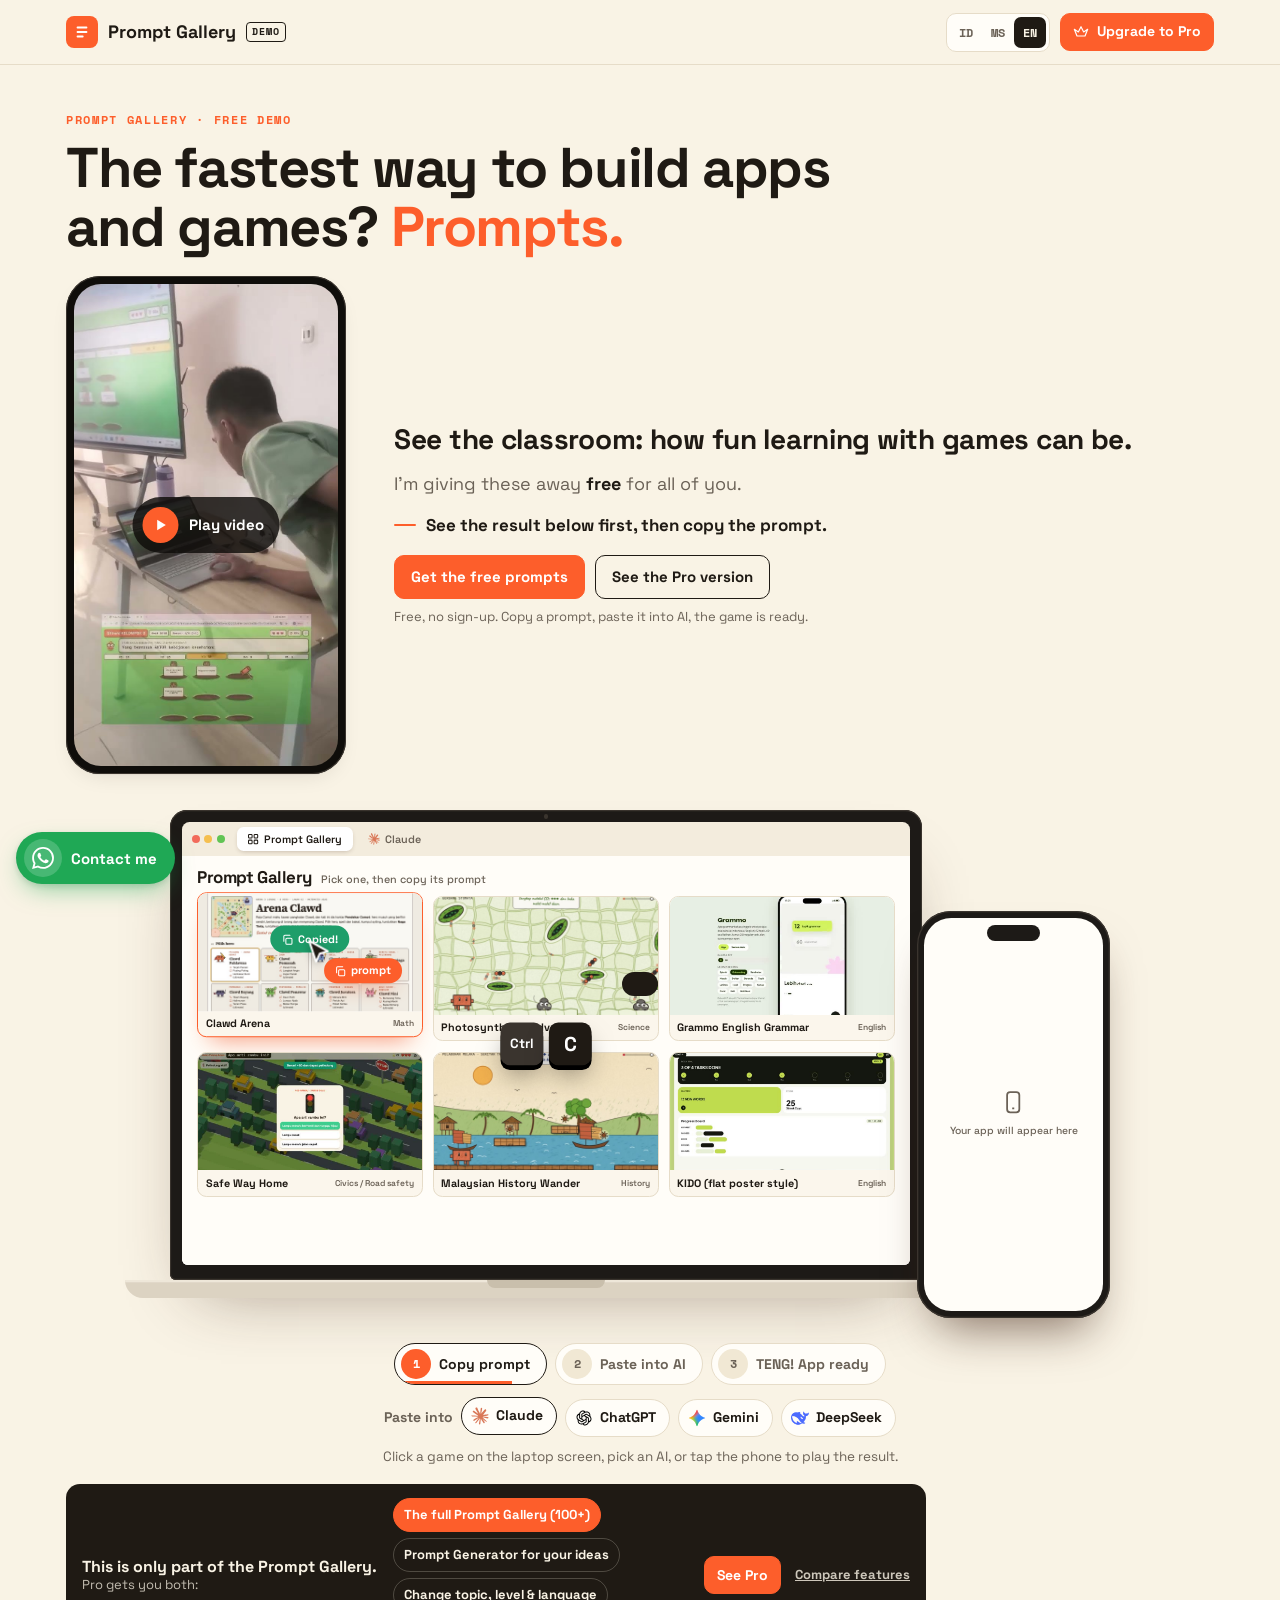
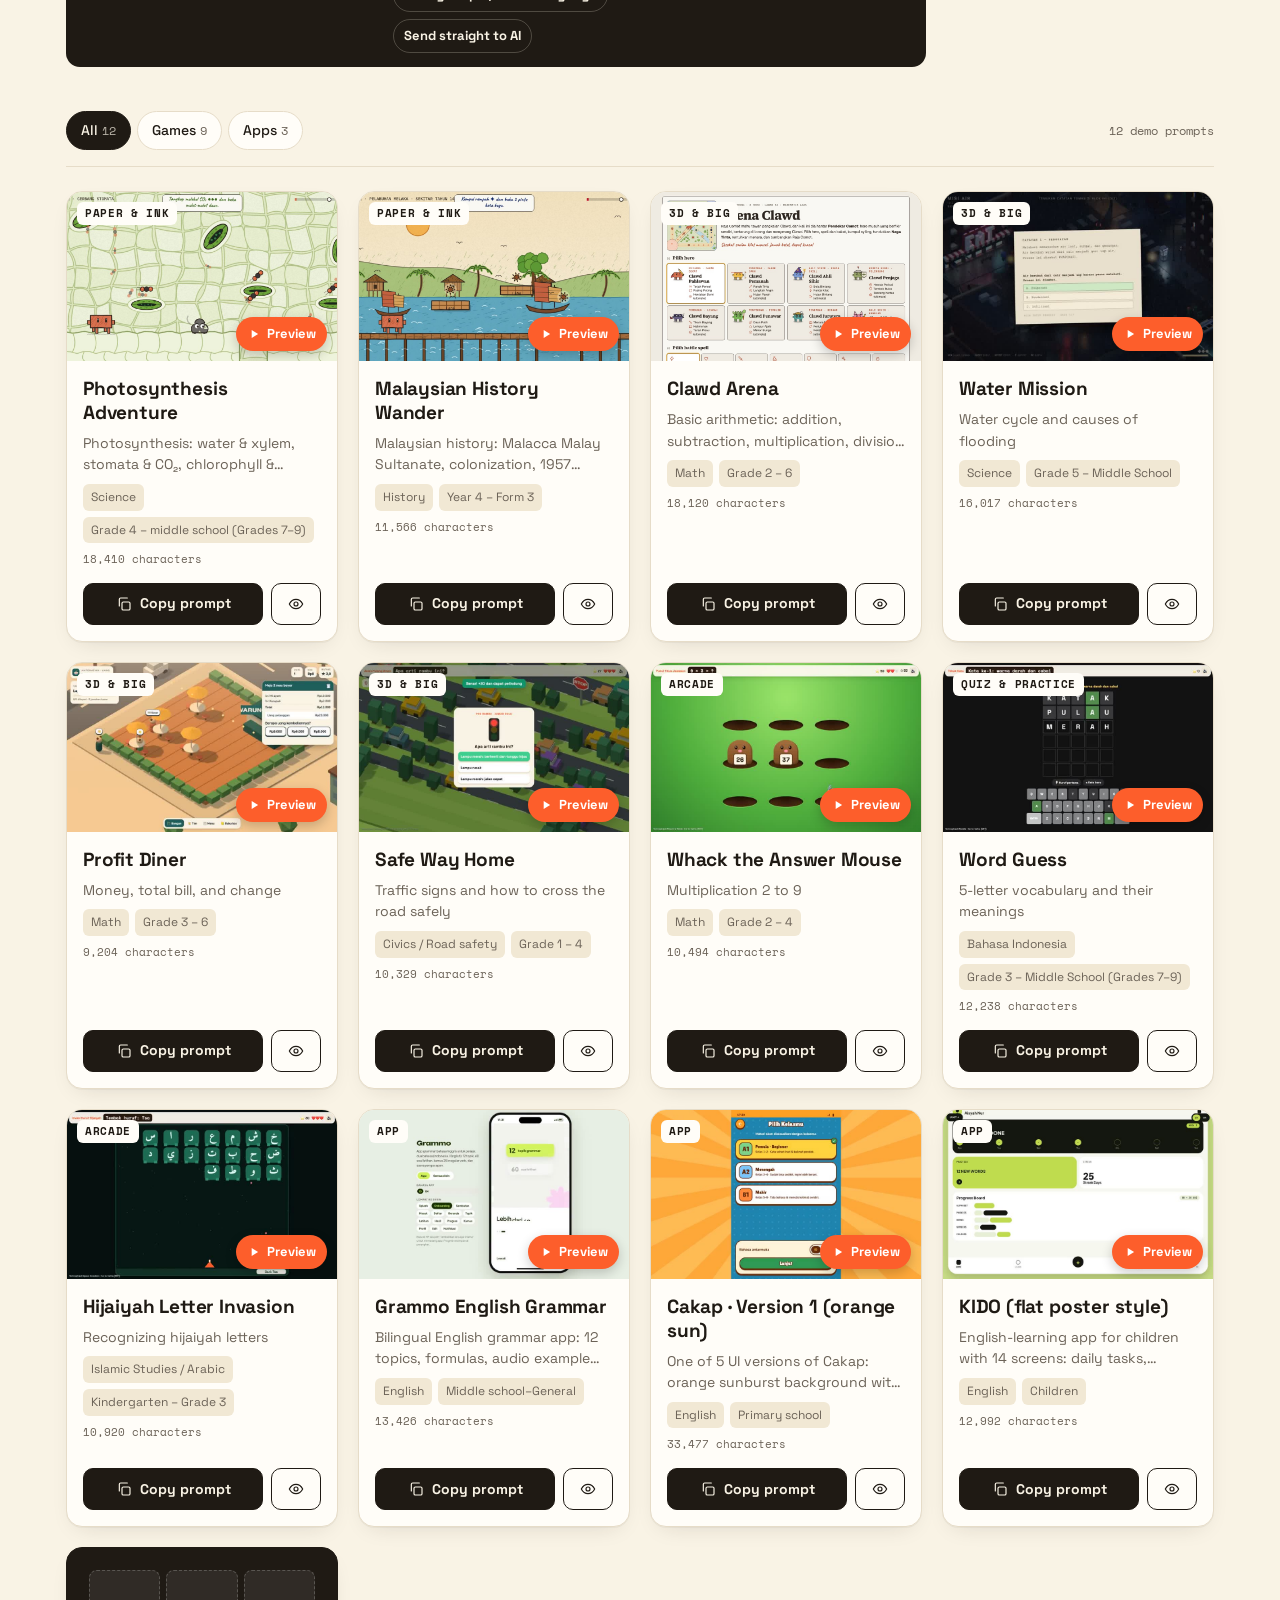
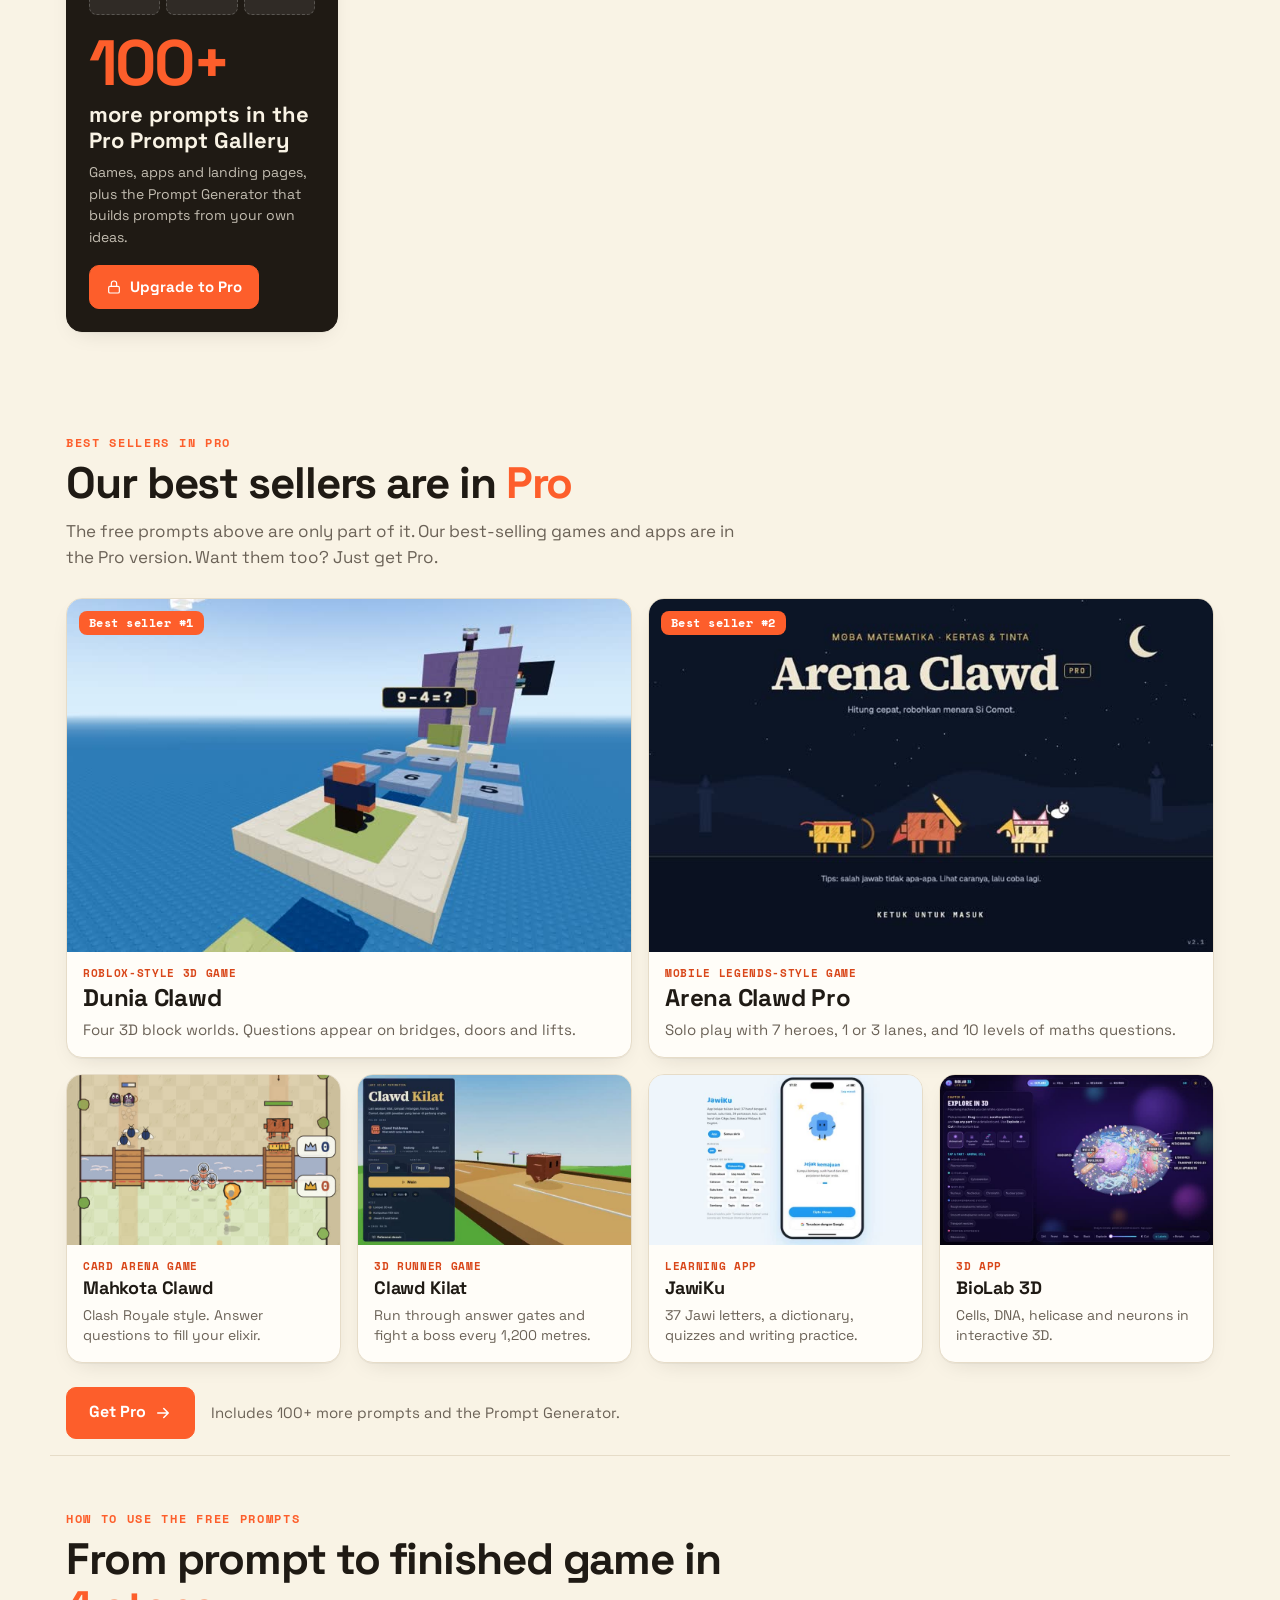
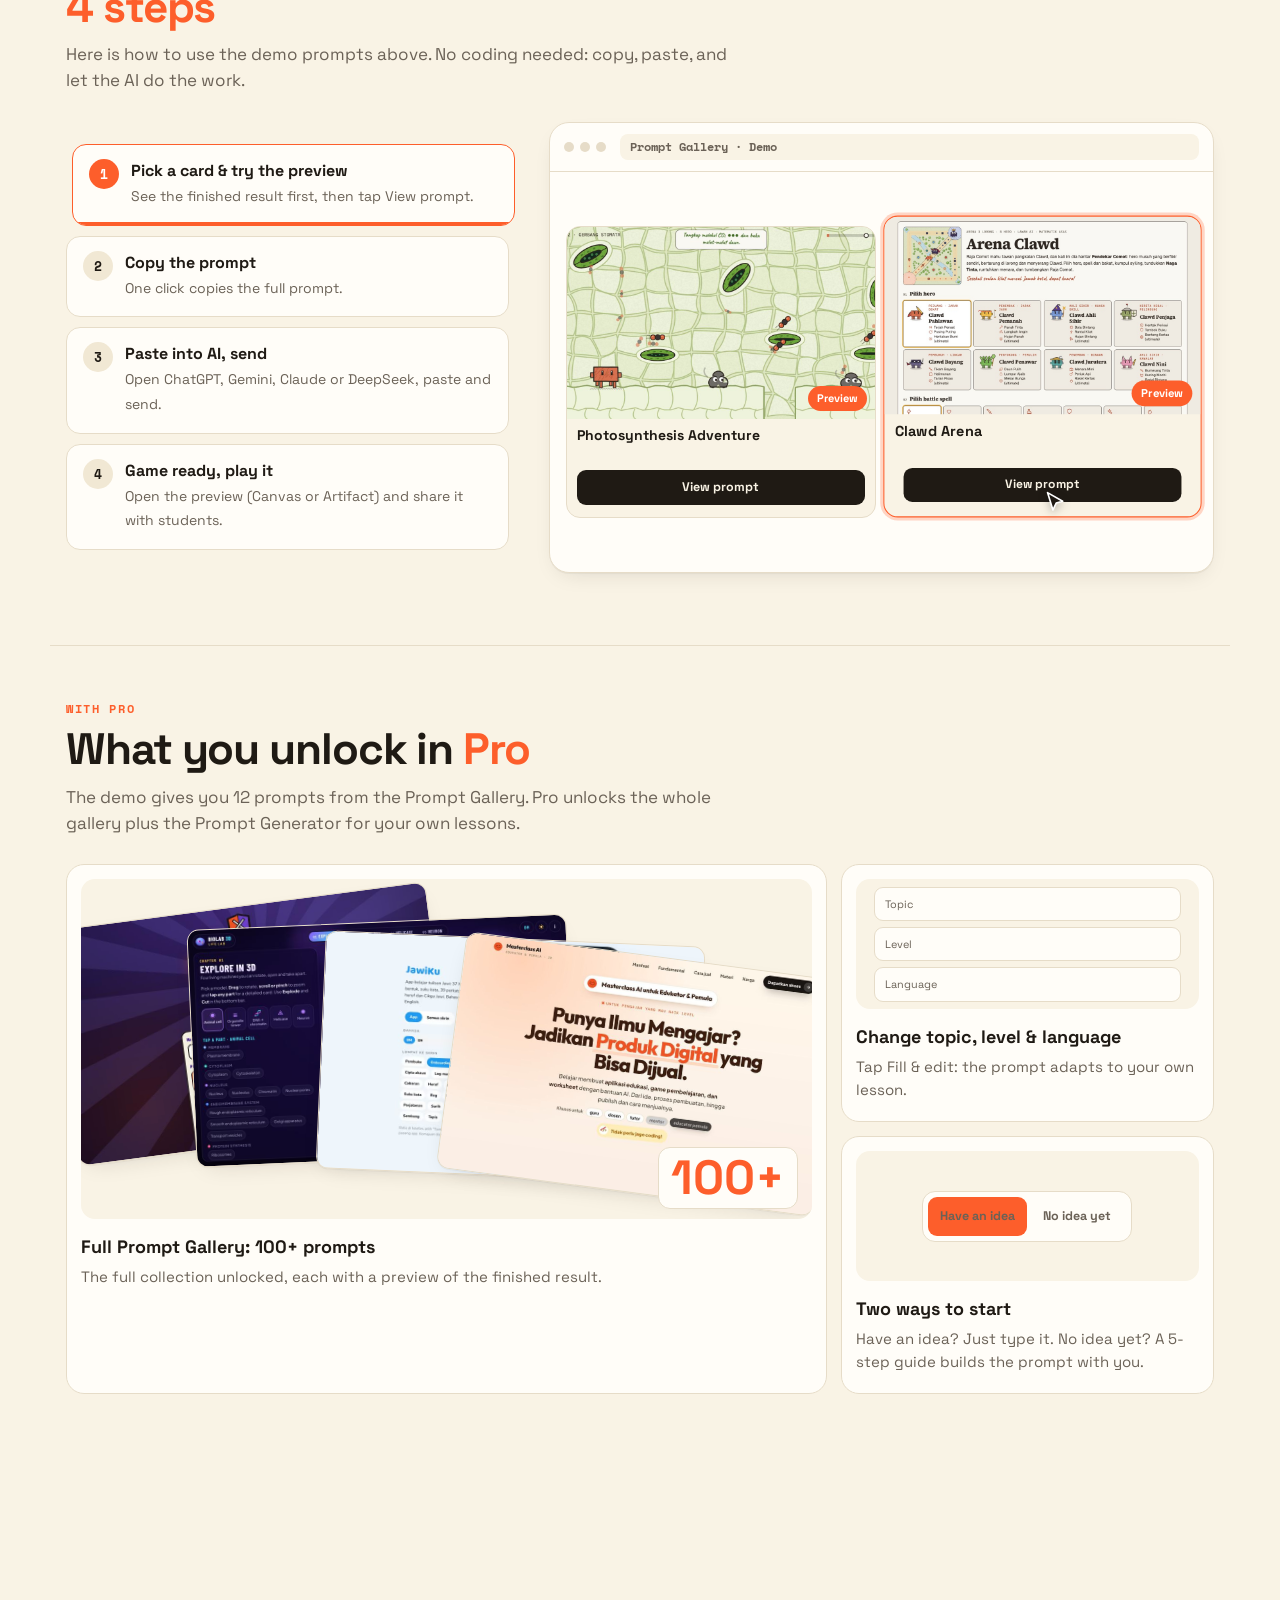
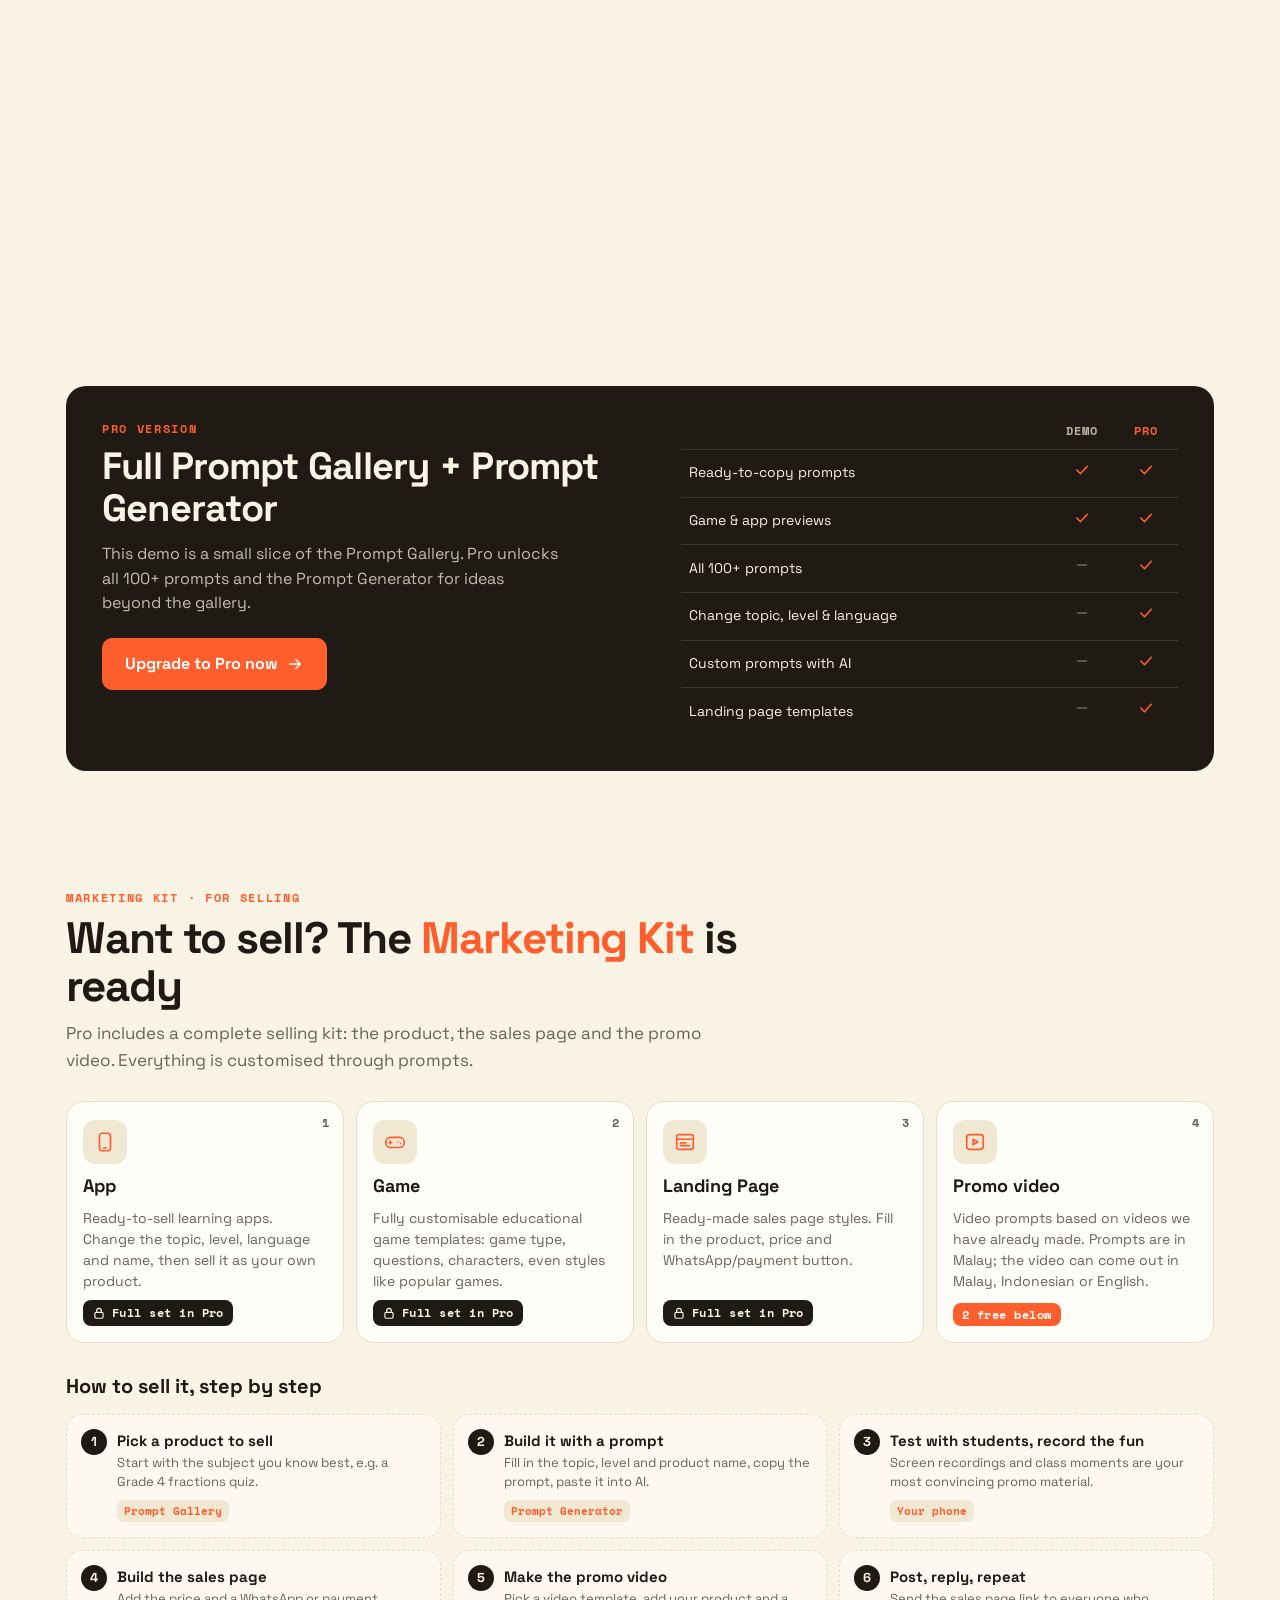
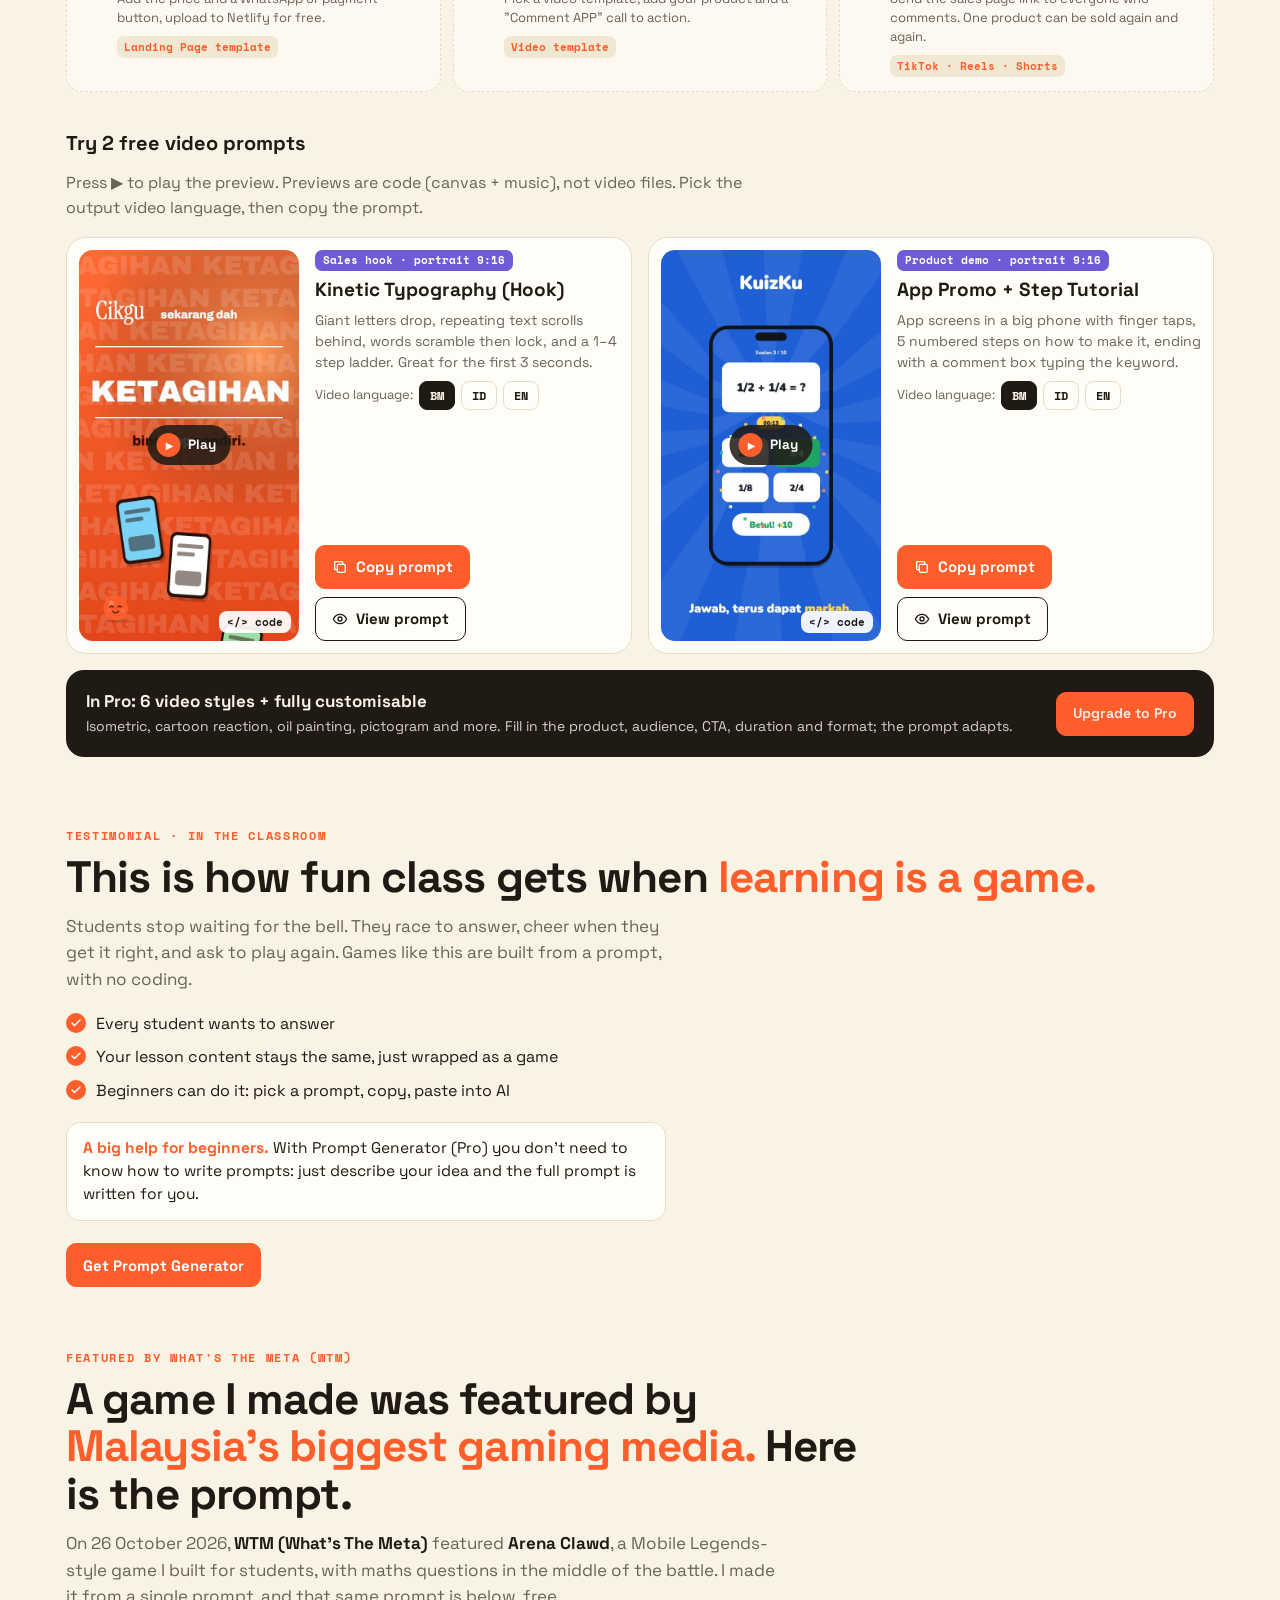
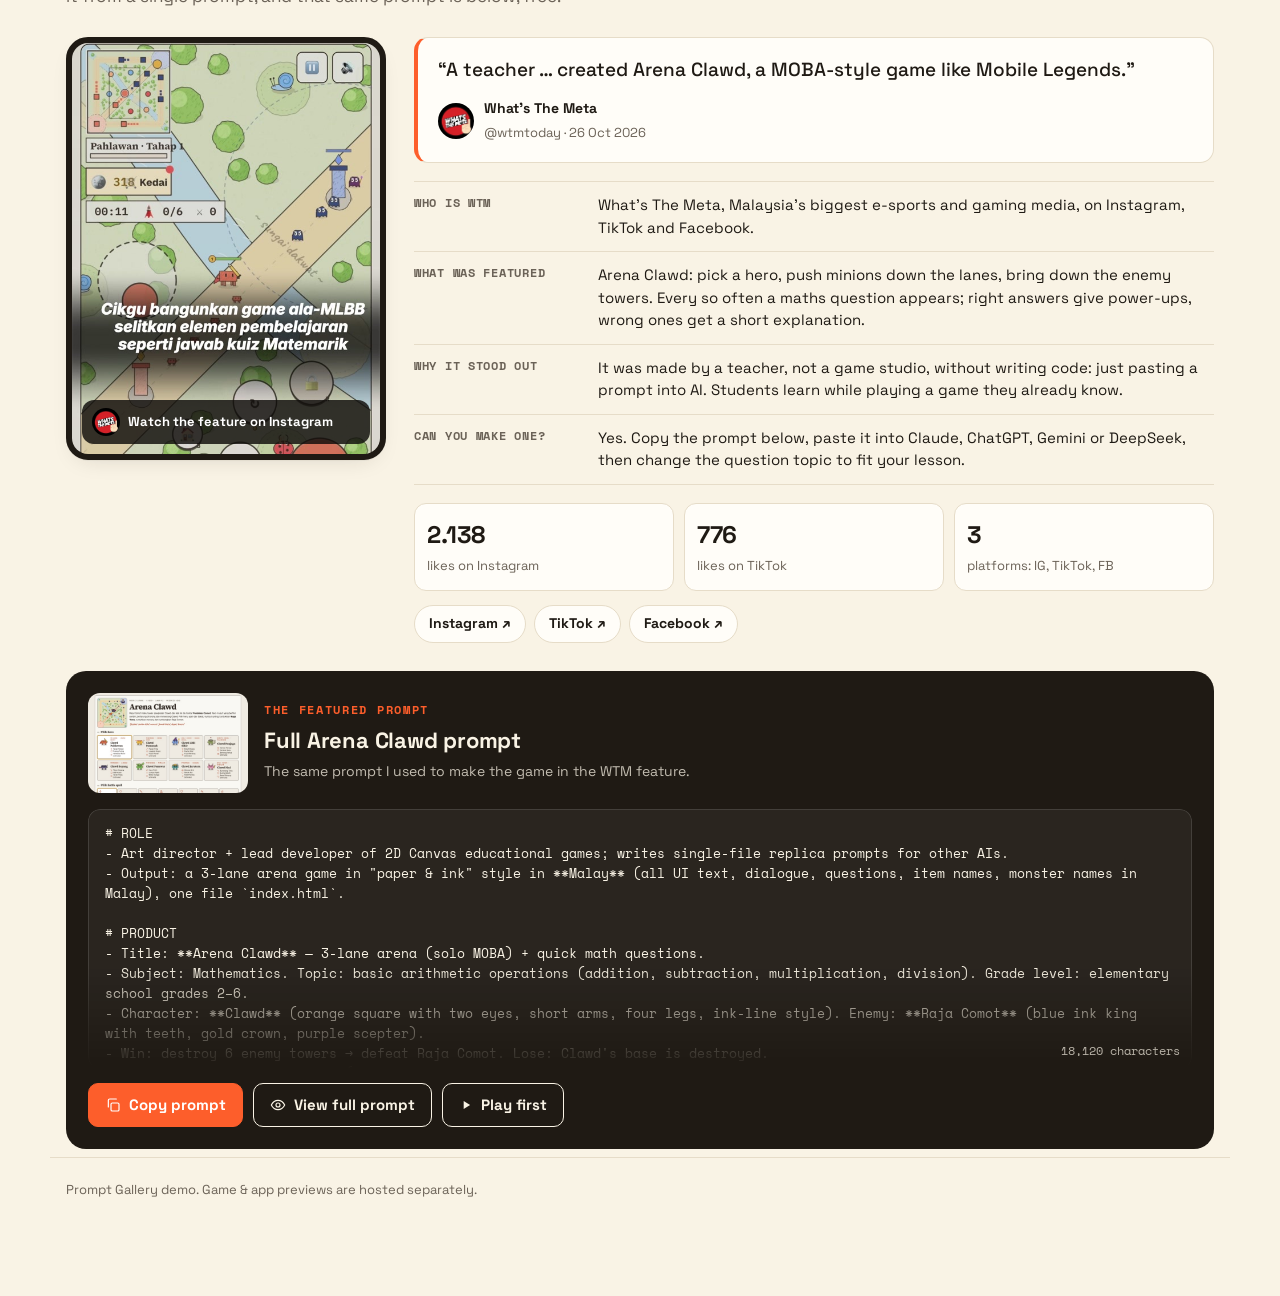
<file: index.html>
<!doctype html>
<html lang="id">
<head>
<meta charset="utf-8">
<meta name="viewport" content="width=device-width,initial-scale=1">
<title>Galeri Prompt Gratis — EduGame Labs</title>
<meta name="description" content="Cara tercepat membuat apps dan game adalah dengan prompt. Galeri prompt gratis dari EduGame Labs: lihat hasilnya, lalu salin prompt-nya.">
<link rel="icon" href="data:image/svg+xml,%3Csvg xmlns='http://www.w3.org/2000/svg' viewBox='0 0 32 32'%3E%3Crect width='32' height='32' rx='8' fill='%23FD5E2B'/%3E%3Cpath d='M10 9h12M10 16h12M10 23h7' stroke='white' stroke-width='3' stroke-linecap='round'/%3E%3C/svg%3E">
<link rel="preconnect" href="https://fonts.googleapis.com">
<link rel="preconnect" href="https://fonts.gstatic.com" crossorigin>
<link href="https://fonts.googleapis.com/css2?family=Space+Grotesk:wght@400;500;700&family=Space+Mono:wght@400;700&display=swap" rel="stylesheet">
<link rel="stylesheet" href="css/app.css">
<link rel="stylesheet" href="css/fitur.css">
<link rel="stylesheet" href="css/liputan.css">
<link rel="stylesheet" href="css/meja.css">
<link rel="stylesheet" href="css/testimoni.css">
<link rel="stylesheet" href="css/kit.css">
<link rel="stylesheet" href="css/terlaris.css">
<script type="text/javascript">
    (function(c,l,a,r,i,t,y){
        c[a]=c[a]||function(){(c[a].q=c[a].q||[]).push(arguments)};
        t=l.createElement(r);t.async=1;t.src="https://www.clarity.ms/tag/"+i;
        y=l.getElementsByTagName(r)[0];y.parentNode.insertBefore(t,y);
    })(window, document, "clarity", "script", "xh6pboeonq");
</script>
</head>
<body>
<header class="top">
  <div class="wrap top-in">
    <a class="brand" href="#"><span class="logo" aria-hidden="true"><svg width="18" height="18" viewBox="0 0 24 24" fill="none" stroke="currentColor" stroke-width="2.4" stroke-linecap="round"><path d="M6 6h12M6 12h12M6 18h7"/></svg></span><b data-t="brand"></b><span class="demo-badge">DEMO</span></a>
    <div class="top-r">
      <div class="lang" role="group" aria-label="Bahasa / Language">
        <button data-lg="id">ID</button><button data-lg="ms">MS</button><button data-lg="en">EN</button>
      </div>
      <a class="btn pro sm pro-link" target="_blank" rel="noopener"><svg width="16" height="16" viewBox="0 0 24 24" fill="none" stroke="currentColor" stroke-width="1.75" stroke-linecap="round" stroke-linejoin="round" aria-hidden="true"><path d="m2 8 4 10h12l4-10-6 4-4-8-4 8z"/></svg><span data-t="upgrade"></span></a>
    </div>
  </div>
</header>

<main>
  <section class="hero wrap">
    <div class="eyebrow" data-t="eyebrow"></div>
    <h1 data-t="h1"></h1>
    <!-- video testimoni tepat di bawah judul utama (js/testimoni.js) -->
    <div class="hero-vid">
      <div class="testi-hp">
      <button type="button" class="testi-layar" id="testiPutar" data-yt="ySk5FHJWbCA">
        <img src="img/testimoni/keseruan-kelas.jpg" alt="" fetchpriority="high" width="720" height="1280">
        <span class="testi-play"><svg viewBox="0 0 24 24" aria-hidden="true"><path d="M7 4v16l13-8z" fill="currentColor"/></svg><span data-t="tsTonton"></span></span>
      </button>
      </div>
      <div class="hero-vid-teks">
        <p class="hero-vid-cap" data-t="tsCap"></p>
        <p class="lead" data-t="lead"></p>
        <p class="hero-arah" data-t="arah"></p>
        <div class="hv-cta"><a class="btn pro" href="#galeri" data-ev="hero_ambil_percuma"><span data-t="hvA"></span></a><a class="btn line pro-link" target="_blank" rel="noopener" data-ev="hero_pro"><span data-t="hvB"></span></a></div>
        <p class="hv-kecil" data-t="hvK"></p>
      </div>
    </div>
    <!-- meja kerja laptop + HP interaktif (js/meja.js, css/meja.css) -->
    <div class="meja" id="meja">
      <div class="lap">
        <div class="lap-layar">
          <div class="lap-bar"><i></i><i></i><i></i>
            <span class="lap-tab on" id="tabGal"><svg viewBox="0 0 24 24" fill="none" stroke="currentColor" stroke-width="2" aria-hidden="true"><rect x="3" y="3" width="7" height="7" rx="1.5"/><rect x="14" y="3" width="7" height="7" rx="1.5"/><rect x="3" y="14" width="7" height="7" rx="1.5"/><rect x="14" y="14" width="7" height="7" rx="1.5"/></svg><span data-t="mjGaleri"></span></span>
            <span class="lap-tab" id="tabAi"><img id="lapAiLogo" src="img/ai/claude.svg" alt=""><span id="lapAiNama">Claude</span></span>
          </div>
          <div class="lap-isi">
            <div class="lyr-gal" id="lyrGal">
              <div class="gal-kepala"><b data-t="mjGaleri"></b><span data-t="mjPilih"></span></div>
              <div class="gal-grid" id="galGrid"></div>
            </div>
            <div class="lyr-ai" id="lyrAi">
              <div class="ai-chat" id="aiChat"></div>
              <div class="ai-input" id="aiInput"><span id="aiPh"></span><button type="button" class="ai-kirim" id="aiKirim" tabindex="-1" aria-hidden="true"><svg viewBox="0 0 24 24" fill="none" stroke="currentColor" stroke-width="2.2" stroke-linecap="round" stroke-linejoin="round"><path d="M5 12h14M13 6l6 6-6 6"/></svg></button></div>
            </div>
            <div class="pintas" id="pintas"><b class="mod">Ctrl</b><b id="pintasK">C</b></div>
          </div>
        </div>
        <div class="lap-alas"><i></i></div>
      </div>
      <a class="hpx" id="hpx" target="_blank" rel="noopener">
        <span class="hpx-layar">
          <span class="hpx-poni"></span>
          <span class="hpx-kosong"><svg viewBox="0 0 24 24" fill="none" stroke="currentColor" stroke-width="1.75" aria-hidden="true"><rect x="6" y="2" width="12" height="20" rx="3"/><path d="M11 18h2"/></svg><span data-t="mjKosong"></span></span>
          <span class="hpx-app" id="hpxApp"></span>
          <span class="hpx-teng" id="hpxTeng"><b>TENG!</b><span class="cetar"><i></i><i></i><i></i><i></i><i></i><i></i><i></i><i></i></span></span>
          <span class="hpx-toast" id="hpxToast"><svg viewBox="0 0 24 24" fill="none" stroke="currentColor" stroke-width="2.4" stroke-linecap="round" stroke-linejoin="round"><path d="M20 6 9 17l-5-5"/></svg><span data-t="mjJadi"></span></span>
        </span>
      </a>
      <span class="m-bawa" id="mBawa"><svg viewBox="0 0 24 24" fill="none" stroke="currentColor" stroke-width="2" stroke-linecap="round" stroke-linejoin="round"><rect x="9" y="9" width="12" height="12" rx="2"/><path d="M5 15V5a2 2 0 0 1 2-2h10"/></svg>prompt</span>
      <div class="m-kursor" id="mKursor"><span class="riak"></span><svg viewBox="0 0 24 24"><path d="M4 2l16 9-7 2-3 7z" fill="#1F1A14" stroke="#fff" stroke-width="1.6" stroke-linejoin="round"/></svg></div>
    </div>
    <div class="meja-kontrol" id="mejaKontrol">
      <button type="button" data-t0="0.4"><span>1</span><em data-t="mj1"></em><i></i></button>
      <button type="button" data-t0="2.3"><span>2</span><em data-t="mj2"></em><i></i></button>
      <button type="button" data-t0="5.9"><span>3</span><em data-t="mj3"></em><i></i></button>
    </div>
    <div class="meja-ai" id="mejaAi"><span data-t="mjTempel"></span></div>
    <p class="meja-hint" data-t="mjHint"></p>
    <!-- ringkas Pro di hook: singkat, detail ada di #pro -->
    <div class="hero-pro">
      <div class="hp-teks"><b data-t="hpH"></b><span data-t="hpP"></span></div>
      <ul class="hp-chip"><li data-t="hp1"></li><li data-t="hp2"></li><li data-t="hp3"></li><li data-t="hp4"></li></ul>
      <div class="hp-aksi"><a class="btn pro sm pro-link" target="_blank" rel="noopener"><span data-t="hpBtn"></span></a><a class="hp-lihat" href="#pro" data-t="hpLihat"></a></div>
    </div>
  </section>


  <section class="wrap" id="galeri">
    <div class="bar">
      <div class="tabs" id="tabs" role="group"></div>
      <span class="count" id="count"></span>
    </div>
    <div class="grid" id="grid"></div>
    <button type="button" class="btn line lebih-btn" id="galMore" data-ev="galeri_lihat_semua"></button>
  </section>

  <!-- ============ BEST SELLER DI PRO: mengarahkan ke halaman Pro (css/terlaris.css) ============ -->
  <section class="wrap terlaris" id="terlaris">
    <div class="sec-h naik">
      <div class="eyebrow" data-t="tlEyebrow"></div>
      <h2 data-t="tlH"></h2>
      <p data-t="tlP"></p>
    </div>
    <div class="naik">
      <div class="tl-utama">
        <a class="tl-kartu pro-link" target="_blank" rel="noopener" data-ev="terlaris_dunia_clawd">
          <span class="tl-img"><img src="img/terlaris/dunia-clawd.jpg" alt="" loading="lazy" width="720" height="450"><span class="tl-rank" data-t="tlR1"></span></span>
          <span class="tl-isi"><span class="tl-gaya" data-t="tl_dunia_clawd_g"></span><b data-t="tl_dunia_clawd_n"></b><p data-t="tl_dunia_clawd_d"></p></span>
        </a>
        <a class="tl-kartu pro-link" target="_blank" rel="noopener" data-ev="terlaris_arena_clawd_pro">
          <span class="tl-img"><img src="img/terlaris/arena-clawd-pro.jpg" alt="" loading="lazy" width="720" height="450"><span class="tl-rank" data-t="tlR2"></span></span>
          <span class="tl-isi"><span class="tl-gaya" data-t="tl_arena_clawd_pro_g"></span><b data-t="tl_arena_clawd_pro_n"></b><p data-t="tl_arena_clawd_pro_d"></p></span>
        </a>
      </div>
      <div class="tl-lain">
        <a class="tl-kartu pro-link" target="_blank" rel="noopener" data-ev="terlaris_mahkota_clawd">
          <span class="tl-img"><img src="img/terlaris/mahkota-clawd.jpg" alt="" loading="lazy" width="720" height="450"></span>
          <span class="tl-isi"><span class="tl-gaya" data-t="tl_mahkota_clawd_g"></span><b data-t="tl_mahkota_clawd_n"></b><p data-t="tl_mahkota_clawd_d"></p></span>
        </a>
        <a class="tl-kartu pro-link" target="_blank" rel="noopener" data-ev="terlaris_clawd_kilat">
          <span class="tl-img"><img src="img/terlaris/clawd-kilat.jpg" alt="" loading="lazy" width="720" height="450" class="kanan"></span>
          <span class="tl-isi"><span class="tl-gaya" data-t="tl_clawd_kilat_g"></span><b data-t="tl_clawd_kilat_n"></b><p data-t="tl_clawd_kilat_d"></p></span>
        </a>
        <a class="tl-kartu pro-link" target="_blank" rel="noopener" data-ev="terlaris_jawiku">
          <span class="tl-img"><img src="img/terlaris/jawiku.jpg" alt="" loading="lazy" width="720" height="450" class="kanan"></span>
          <span class="tl-isi"><span class="tl-gaya" data-t="tl_jawiku_g"></span><b data-t="tl_jawiku_n"></b><p data-t="tl_jawiku_d"></p></span>
        </a>
        <a class="tl-kartu pro-link" target="_blank" rel="noopener" data-ev="terlaris_biolab">
          <span class="tl-img"><img src="img/terlaris/biolab.jpg" alt="" loading="lazy" width="720" height="450" class="kanan"></span>
          <span class="tl-isi"><span class="tl-gaya" data-t="tl_biolab_g"></span><b data-t="tl_biolab_n"></b><p data-t="tl_biolab_d"></p></span>
        </a>
      </div>
      <div class="tl-aksi">
        <a class="btn pro lg pro-link" target="_blank" rel="noopener" data-ev="terlaris_akses_pro"><span data-t="tlBtn"></span><svg width="18" height="18" viewBox="0 0 24 24" fill="none" stroke="currentColor" stroke-width="2" stroke-linecap="round" stroke-linejoin="round" aria-hidden="true"><path d="M5 12h14M13 6l6 6-6 6"/></svg></a>
        <p data-t="tlK"></p>
      </div>
    </div>
  </section>

  <!-- ============ CARA PAKAI PROMPT GRATIS (animasi, js/demo.js) ============ -->
  <section class="wrap cara" id="cara">
    <div class="sec-h naik">
      <div class="eyebrow" data-t="caraEyebrow"></div>
      <h2 data-t="caraH"></h2>
      <p data-t="caraP"></p>
    </div>
    <div class="cara-in">
      <ol class="cara-langkah naik" id="caraLangkah">
        <li data-s="1"><span>1</span><div><b data-t="c1"></b><small data-t="c1d"></small></div><i class="pb"></i></li>
        <li data-s="2"><span>2</span><div><b data-t="c2"></b><small data-t="c2d"></small></div><i class="pb"></i></li>
        <li data-s="3"><span>3</span><div><b data-t="c3"></b><small data-t="c3d"></small></div><i class="pb"></i></li>
        <li data-s="4"><span>4</span><div><b data-t="c4"></b><small data-t="c4d"></small></div><i class="pb"></i></li>
      </ol>

      <div class="demo naik" id="demo" data-step="0" role="img">
        <div class="demo-bar"><i></i><i></i><i></i><b id="demoBar"></b></div>
        <div class="demo-isi">
          <!-- 1: kartu galeri -->
          <div class="layar l1">
            <div class="dk"><div class="dk-img"><img id="dImg1" alt=""><span class="dk-pv" data-t="preview"></span></div><b id="dNama1"></b><span class="dk-btn" data-t="view"></span></div>
            <div class="dk pilih"><div class="dk-img"><img id="dImg2" alt=""><span class="dk-pv" data-t="preview"></span></div><b id="dNama2"></b><span class="dk-btn salin-k" data-t="view"></span></div>
          </div>
          <!-- 2: jendela prompt -->
          <div class="layar l2">
            <p class="d-lbl" id="dNamaP"></p>
            <pre id="dPrompt"></pre>
            <div class="d-aksi"><span class="d-salin"><span data-t="copy"></span></span><span class="d-ai">ChatGPT</span><span class="d-ai">Gemini</span><span class="d-ai">Claude</span></div>
          </div>
          <!-- 3: AI -->
          <div class="layar l3">
            <div class="ai-top"><b>ChatGPT</b><span class="ai-dot"></span></div>
            <div class="ai-pesan"><pre id="dTempel"></pre></div>
            <div class="ai-ketik"><i></i><i></i><i></i></div>
            <div class="ai-input"><span data-t="pasteHint"></span><b class="ai-kirim"><svg width="16" height="16" viewBox="0 0 24 24" fill="none" stroke="currentColor" stroke-width="2" stroke-linecap="round" stroke-linejoin="round"><path d="M12 19V5M5 12l7-7 7 7"/></svg></b></div>
          </div>
          <!-- 4: hasil jadi -->
          <div class="layar l4">
            <div class="jadi-img"><img id="dImgJadi" alt=""><span class="jadi-play"><svg width="22" height="22" viewBox="0 0 24 24"><path d="M8 5.5v13l11-6.5z" fill="currentColor"/></svg></span></div>
            <p class="jadi-t"><svg width="18" height="18" viewBox="0 0 24 24" fill="none" stroke="currentColor" stroke-width="2.2" stroke-linecap="round" stroke-linejoin="round"><path d="M5 12.5l4.5 4.5L19 7.5"/></svg><span data-t="jadi"></span></p>
          </div>
          <span class="kursor" aria-hidden="true"><svg viewBox="0 0 24 24"><path d="M5 3l14 8-6 1.6L10 19z" fill="#1F1A14" stroke="#fff" stroke-width="1.5" stroke-linejoin="round"/></svg></span>
          <span class="d-toast" data-t="copied"></span>
        </div>
      </div>
    </div>
  </section>

  <section class="wrap pro-fitur" id="pro">
    <div class="sec-h naik">
      <div class="eyebrow" data-t="pfEyebrow"></div>
      <h2 data-t="pfH"></h2>
      <p data-t="pfP"></p>
    </div>
    <div class="pf-grid">
      <article class="pf naik pf-besar">
        <div class="pf-vis v-kipas">
          <span style="--i:0"><img src="img/pro/finalboss.jpg" alt=""></span>
          <span style="--i:1"><img src="img/pro/biolab.jpg" alt=""></span>
          <span style="--i:2"><img src="img/pro/jawiku.jpg" alt=""></span>
          <span style="--i:3"><img src="img/pro/lpindo.jpg" alt=""></span>
          <b class="v-angka">100+</b>
        </div>
        <h3 data-t="pf1"></h3><p data-t="pf1d"></p>
      </article>

      <article class="pf naik">
        <div class="pf-vis v-form">
          <div class="vf"><small data-t="vfTopik"></small><b data-t="vfTopikV"></b></div>
          <div class="vf"><small data-t="vfJenjang"></small><b data-t="vfJenjangV"></b></div>
          <div class="vf"><small data-t="vfBahasa"></small><b data-t="vfBahasaV"></b></div>
        </div>
        <h3 data-t="pf2"></h3><p data-t="pf2d"></p>
      </article>

      <article class="pf naik">
        <div class="pf-vis"><div class="v-mode"><span class="sl"></span><span class="m" data-t="vm1"></span><span class="m" data-t="vm2"></span></div></div>
        <h3 data-t="pf3"></h3><p data-t="pf3d"></p>
      </article>

      <article class="pf naik">
        <div class="pf-vis v-custom"><span class="vc-ide" data-t="vcIde"></span><span class="bk"></span><span class="bk"></span><span class="bk pendek"></span><svg class="vc-bintang" width="28" height="28" viewBox="0 0 24 24" fill="none" stroke="currentColor" stroke-width="1.75" stroke-linejoin="round"><path d="M12 3l1.8 5.2L19 10l-5.2 1.8L12 17l-1.8-5.2L5 10l5.2-1.8z"/></svg></div>
        <h3 data-t="pf4"></h3><p data-t="pf4d"></p>
      </article>

      <article class="pf naik">
        <div class="pf-vis v-ai"><span>ChatGPT</span><span>Claude</span><span>Gemini</span><span>DeepSeek</span></div>
        <h3 data-t="pf5"></h3><p data-t="pf5d"></p>
      </article>

      <article class="pf naik">
        <div class="pf-vis v-lp"><div class="lp-win"><i class="lp-h"></i><i class="lp-a"></i><i class="lp-b"></i><span class="lp-k"><i></i><i></i><i></i></span></div></div>
        <h3 data-t="pf6"></h3><p data-t="pf6d"></p>
      </article>

      <article class="pf naik">
        <div class="pf-vis v-riwayat"><span></span><span></span><span></span></div>
        <h3 data-t="pf7"></h3><p data-t="pf7d"></p>
      </article>

      <article class="pf naik">
        <div class="pf-vis v-play" style="background-image:url(img/arena-clawd.jpg)"><span class="putar"><svg width="24" height="24" viewBox="0 0 24 24"><path d="M8 5.5v13l11-6.5z" fill="currentColor"/></svg></span></div>
        <h3 data-t="pf8"></h3><p data-t="pf8d"></p>
      </article>

      <article class="pf naik">
        <div class="pf-vis v-panduan"><span class="lj"></span><span class="lj"></span><span class="lj"></span><span class="lj"></span></div>
        <h3 data-t="pf9"></h3><p data-t="pf9d"></p>
      </article>
    </div>
  </section>

  <section class="wrap">
    <div class="probox naik">
      <div class="pro-l">
        <div class="eyebrow light" data-t="proEyebrow"></div>
        <h2 data-t="proH"></h2>
        <p data-t="proP"></p>
        <a class="btn pro lg pro-link" target="_blank" rel="noopener"><span data-t="upgradeLong"></span><svg width="18" height="18" viewBox="0 0 24 24" fill="none" stroke="currentColor" stroke-width="2" stroke-linecap="round" stroke-linejoin="round" aria-hidden="true"><path d="M5 12h14M13 6l6 6-6 6"/></svg></a>
      </div>
      <table class="cmp">
        <thead><tr><th></th><th>Demo</th><th>Pro</th></tr></thead>
        <tbody id="cmp"></tbody>
      </table>
    </div>
  </section>

  <!-- ============ MARKETING KIT: kit jualan Pro + 2 prompt video percuma (js/kit.js, css/kit.css) ============ -->
  <section class="wrap kit" id="kit">
    <div class="sec-h naik">
      <div class="eyebrow" data-t="kEyebrow"></div>
      <h2 data-t="kH"></h2>
      <p data-t="kP"></p>
    </div>
    <div class="kit-parts" id="kitParts"></div>
    <div class="kit-flow-w">
      <h3 data-t="kFlowH"></h3>
      <ol class="kit-flow" id="kitFlow"></ol>
    </div>
    <div class="kit-vid-h">
      <h3 data-t="kvH"></h3>
      <p data-t="kvP"></p>
    </div>
    <div class="kit-vids" id="kitVids"></div>
    <div class="kit-pro">
      <div><b data-t="kProH"></b><span data-t="kProP"></span></div>
      <a class="btn pro pro-link" target="_blank" rel="noopener"><span data-t="upgrade"></span></a>
    </div>
  </section>

  <!-- ============ FITUR PRO ============ -->
  <!-- ============ TESTIMONI VIDEO: keseruan kelas (YouTube Shorts) ============ -->
  <section class="wrap testi" id="testimoni">
    <div class="testi-teks">
      <div class="eyebrow" data-t="tsAlis"></div>
      <h2 data-t="tsH"></h2>
      <p class="testi-p" data-t="tsP"></p>
      <ul class="testi-poin"><li data-t="ts1"></li><li data-t="ts2"></li><li data-t="ts3"></li></ul>
      <p class="testi-catat" data-t="tsCatat"></p>
      <a class="btn pro pro-link" target="_blank" rel="noopener"><span data-t="tsBtn"></span></a>
    </div>
  </section>




  <!-- ============ LIPUTAN WTM + prompt Arena Clawd (js/liputan.js) ============ -->
  <section class="wrap wtm" id="wtm">
    <div class="wtm-kepala">
      <div class="eyebrow" data-t="wEyebrow"></div>
      <h2 data-t="wH"></h2>
      <p class="wtm-lead" data-t="wLead"></p>
    </div>
    <div class="wtm-grid">
      <a class="wtm-hp" href="https://www.instagram.com/p/De89Ivniayu/" target="_blank" rel="noopener">
        <img src="img/wtm/liputan-arena-clawd.jpg" alt="" width="540" height="720" loading="lazy" id="wtmImg">
        <span class="wtm-cap"><img src="img/wtm/wtm-logo.jpg" alt="" width="28" height="28"><b data-t="wTonton"></b></span>
      </a>
      <div class="wtm-isi">
        <blockquote class="wtm-kutip"><p data-t="wKutip"></p><footer><img src="img/wtm/wtm-logo.jpg" alt="What's The Meta" width="36" height="36"><span><b>What's The Meta</b><small data-t="wTgl"></small></span></footer></blockquote>
        <dl class="wtm-rinci">
          <div><dt data-t="wQ1"></dt><dd data-t="wA1"></dd></div>
          <div><dt data-t="wQ2"></dt><dd data-t="wA2"></dd></div>
          <div><dt data-t="wQ3"></dt><dd data-t="wA3"></dd></div>
          <div><dt data-t="wQ4"></dt><dd data-t="wA4"></dd></div>
        </dl>
        <div class="wtm-angka">
          <div><b>2.138</b><span data-t="wSukaIG"></span></div>
          <div><b>776</b><span data-t="wSukaTT"></span></div>
          <div><b>3</b><span data-t="wPlatform"></span></div>
        </div>
        <div class="wtm-link">
          <a href="https://www.instagram.com/p/De89Ivniayu/" target="_blank" rel="noopener">Instagram ↗</a>
          <a href="https://www.tiktok.com/@wtmtoday/video/7700904024517725461" target="_blank" rel="noopener">TikTok ↗</a>
          <a href="https://www.facebook.com/share/r/1Fq4zi7jY8/" target="_blank" rel="noopener">Facebook ↗</a>
        </div>
      </div>
    </div>

    <div class="wtm-prompt">
      <div class="wp-kepala">
        <img id="wpImg" alt="" width="160" height="100">
        <div><div class="eyebrow" data-t="wpEyebrow"></div><h3 data-t="wpH"></h3><p data-t="wpP"></p></div>
      </div>
      <div class="wp-teks"><pre id="wpPre"></pre><span class="wp-len" id="wpLen"></span></div>
      <div class="wp-aksi">
        <button class="btn pro" data-copy="arena-clawd" id="wpCopy"></button>
        <button class="btn line" data-view="arena-clawd" id="wpView"></button>
        <a class="btn line" id="wpPrev" target="_blank" rel="noopener"></a>
      </div>
    </div>
  </section>
</main>

<footer class="wrap foot"><span data-t="foot"></span></footer>

<a class="float-pro pro-link" target="_blank" rel="noopener"><svg width="16" height="16" viewBox="0 0 24 24" fill="none" stroke="currentColor" stroke-width="1.75" stroke-linecap="round" stroke-linejoin="round" aria-hidden="true"><path d="m2 8 4 10h12l4-10-6 4-4-8-4 8z"/></svg><span data-t="upgrade"></span></a>

<div class="modal" id="modal" hidden>
  <div class="sheet" role="dialog" aria-modal="true" aria-labelledby="mTitle">
    <div class="sheet-h">
      <div><div class="eyebrow" id="mKat"></div><h3 id="mTitle"></h3></div>
      <button class="x" id="mClose" aria-label="Tutup"><svg width="20" height="20" viewBox="0 0 24 24" fill="none" stroke="currentColor" stroke-width="2" stroke-linecap="round"><path d="M6 6l12 12M18 6 6 18"/></svg></button>
    </div>
    <textarea id="mText" readonly></textarea>
    <div class="sheet-f">
      <button class="btn" id="mCopy"></button>
      <a class="btn line" id="mPrev" target="_blank" rel="noopener"></a>
      <div class="ais"><span data-t="pasteTo"></span>
        <a href="https://chatgpt.com/" target="_blank" rel="noopener">ChatGPT</a>
        <a href="https://gemini.google.com/app" target="_blank" rel="noopener">Gemini</a>
        <a href="https://claude.ai/new" target="_blank" rel="noopener">Claude</a>
        <a href="https://chat.deepseek.com/" target="_blank" rel="noopener">DeepSeek</a>
      </div>
    </div>
  </div>
</div>
<div class="toast" id="toast" role="status" aria-live="polite"></div>

<script src="js/i18n.js"></script>
<script src="js/app.js"></script>
<script src="js/demo.js"></script>
<script src="js/liputan.js"></script>
<script src="js/meja.js"></script>
<script src="js/testimoni.js"></script>
<script src="js/kit-video-data.js"></script>
<script src="js/kit.js"></script>
<script src="js/ukur.js"></script>
<script src="/js/kontak.js" defer data-halaman="Galeri Prompt demo"></script>
</body>
</html>
</file>
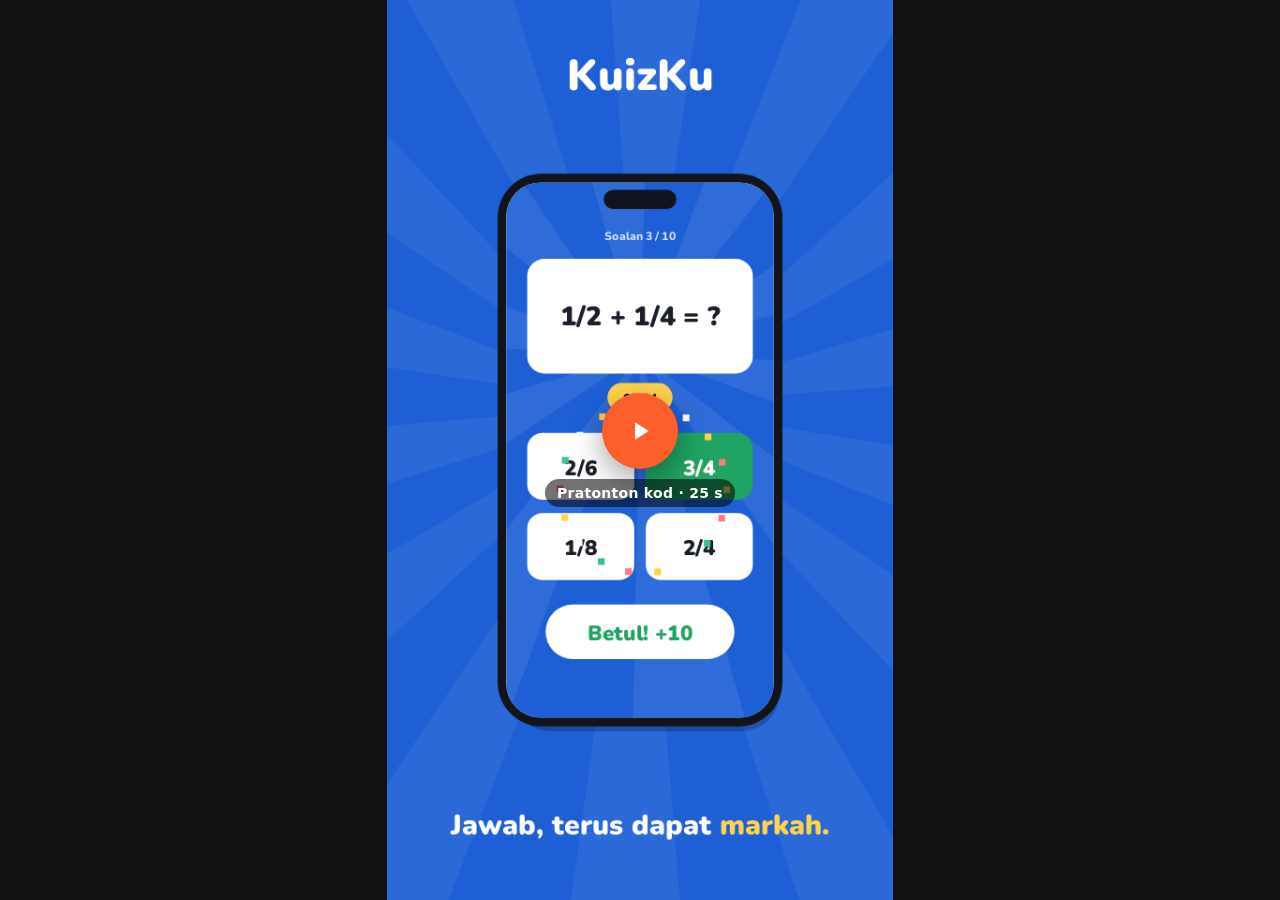
<file: video/promo-tutorial.html>
<!doctype html>
<html lang="ms">
<head>
<meta charset="utf-8">
<meta name="viewport" content="width=device-width,initial-scale=1">
<title>Pratonton: Promo App + Tutorial</title>
<link rel="preconnect" href="https://fonts.googleapis.com"><link rel="preconnect" href="https://fonts.gstatic.com" crossorigin>
<link href="https://fonts.googleapis.com/css2?family=Nunito:wght@600;800;900&display=swap" rel="stylesheet">
</head>
<body>
<script src="kit.js"></script>
<script>
/* Gaya 2: PROMO APP + TUTORIAL (skrin sebenar dalam telefon besar, ketukan, langkah bernombor, CTA komen). */
(function(){
var K=KIT, W=540, H=960, F='Nunito, system-ui, sans-serif', BL='#1E5FD6', OR='#FD5E2B', CR='#F6F0E6', INK='#1B1F2A', GR='#1FA463';
/* telefon: x,y tengah; isi(c,w,h) dilukis dalam skrin */
var PW=280, PH=560;
function phone(c,x,y,s,isi){c.save();c.translate(x,y);c.scale(s,s);
  c.fillStyle='rgba(0,0,0,.22)';K.rr(c,-PW/2+6,-PH/2+14,PW,PH,40);c.fill();
  c.fillStyle='#11141B';K.rr(c,-PW/2-9,-PH/2-9,PW+18,PH+18,46);c.fill();
  c.save();K.rr(c,-PW/2,-PH/2,PW,PH,36);c.clip();c.translate(-PW/2,-PH/2);c.fillStyle='#fff';c.fillRect(0,0,PW,PH);isi(c,PW,PH);c.restore();
  c.fillStyle='#11141B';K.rr(c,-38,-PH/2+8,76,20,10);c.fill();c.restore();}
function tap(c,x,y,k){if(k<=0||k>=1)return;c.save();c.strokeStyle='rgba(253,94,43,'+(1-k)+')';c.lineWidth=4;K.circle(c,x,y,12+k*34);c.stroke();c.fillStyle='rgba(253,94,43,'+(.5*(1-k))+')';K.circle(c,x,y,14);c.fill();c.restore();}
function cursor(c,x,y){c.save();c.translate(x,y);c.fillStyle='#fff';c.strokeStyle=INK;c.lineWidth=2;c.beginPath();c.moveTo(0,0);c.lineTo(0,26);c.lineTo(7,20);c.lineTo(13,31);c.lineTo(18,28);c.lineTo(12,18);c.lineTo(21,17);c.closePath();c.fill();c.stroke();c.restore();}
function txt(c,s,x,y,sz,w,col,al){K.font(c,w||'800',sz,F);c.fillStyle=col||INK;c.textAlign=al||'left';c.fillText(s,x,y);c.textAlign='left';}
/* ---- skrin app contoh: KuizKu ---- */
function sHome(c,w,h,t){c.fillStyle='#EEF4FF';c.fillRect(0,0,w,h);txt(c,'KuizKu',18,58,20,'900',BL);txt(c,'Hai, Aisyah!',18,82,12,'700','#5A6475');
  [['Pecahan','#FFB547'],['Sains','#3BC48A'],['Jawi','#7C6CF2'],['English','#FF7A7A']].forEach(function(m,i){var x=18+(i%2)*126,y=104+Math.floor(i/2)*128;c.fillStyle=m[1];K.rr(c,x,y,118,118,18);c.fill();c.fillStyle='rgba(255,255,255,.35)';K.circle(c,x+88,y+30,20);c.fill();txt(c,m[0],x+12,y+100,14,'900','#fff');});
  c.fillStyle='#fff';K.rr(c,18,370,w-36,76,16);c.fill();txt(c,'Cabaran hari ini',32,400,13,'900');c.fillStyle='#E4EAF5';K.rr(c,32,414,w-90,10,5);c.fill();c.fillStyle=BL;K.rr(c,32,414,(w-90)*.6,10,5);c.fill();}
function sQuiz(c,w,h,t,ans){c.fillStyle=BL;c.fillRect(0,0,w,h);c.fillStyle='rgba(255,255,255,.08)';for(var i=0;i<10;i++){c.beginPath();c.moveTo(w/2,h*.32);c.arc(w/2,h*.32,400,i*.63+t*.2,i*.63+.3+t*.2);c.fill();}
  txt(c,'Soalan 3 / 10',w/2,60,12,'800','rgba(255,255,255,.8)','center');c.fillStyle='#fff';K.rr(c,22,80,w-44,120,18);c.fill();txt(c,'1/2 + 1/4 = ?',w/2,150,28,'900',INK,'center');
  var sec=Math.max(0,20-Math.floor(t*2));c.fillStyle='#FFD34D';K.rr(c,w/2-34,210,68,30,15);c.fill();txt(c,'00:'+('0'+sec).slice(-2),w/2,231,14,'900',INK,'center');
  ['2/6','3/4','1/8','2/4'].forEach(function(a,i){var x=22+(i%2)*(w/2-16),y=262+Math.floor(i/2)*84,ok=ans&&i===1,bad=false;c.fillStyle=ok?GR:'#fff';K.rr(c,x,y,w/2-28,70,16);c.fill();txt(c,a,x+(w/2-28)/2,y+44,22,'900',ok?'#fff':INK,'center');});
  if(ans){var k=K.back(K.cl(ans));c.save();c.translate(w/2,470);c.scale(k,k);c.fillStyle='#fff';K.rr(c,-90,-26,180,52,26);c.fill();txt(c,'Betul! +10',0,8,20,'900',GR,'center');c.restore();
    for(var j=0;j<18;j++){var a=j*.35,d=ans*160;c.fillStyle=['#FFD34D','#FF7A7A','#3BC48A','#fff'][j%4];c.fillRect(w/2+Math.cos(a)*d,300+Math.sin(a)*d+ans*ans*60,7,7);}}}
/* ---- skrin Prompt Generator (ringkas) ---- */
function pgTop(c,w,t){c.fillStyle='#FBF6EC';c.fillRect(0,0,w,PH);c.fillStyle='#fff';c.fillRect(0,0,w,64);c.fillStyle=OR;K.circle(c,26,44,10);c.fill();txt(c,'Prompt Generator',44,49,13,'900');}
function sPG(c,w,h,t,st,k){pgTop(c,w,t);
  if(st===0){txt(c,'Penjana Prompt',18,110,20,'900');txt(c,'Game · App · Landing Page',18,132,12,'700','#7A6A55');
    [['Game',38],['App',24],['Landing Page',6]].forEach(function(m,i){var y=160+i*70,on=i===1&&k>.5;c.fillStyle=on?'#FFE7DC':'#fff';K.rr(c,18,y,w-36,58,14);c.fill();if(on){c.strokeStyle=OR;c.lineWidth=2;K.rr(c,18,y,w-36,58,14);c.stroke();}txt(c,m[0],34,y+35,15,'900');txt(c,m[1]+'',w-40,y+35,13,'800','#9A8A75','right');});}
  if(st===1){c.fillStyle='#fff';K.rr(c,18,84,w-36,40,20);c.fill();c.strokeStyle='#E5D9C6';c.lineWidth=1.5;K.rr(c,18,84,w-36,40,20);c.stroke();var q='kuiz'.slice(0,Math.floor(k*6));txt(c,q||'Cari app…',38,110,13,'800',q?INK:'#A99A85');
    [['KuizKu','#1E5FD6'],['JawiKu','#7C6CF2'],['SainsKu','#3BC48A']].forEach(function(m,i){var y=140+i*112,vis=i===0||k<.6;if(!vis)return;c.fillStyle='#fff';K.rr(c,18,y,w-36,100,14);c.fill();c.fillStyle=m[1];K.rr(c,28,y+10,90,80,10);c.fill();txt(c,m[0],130,y+40,15,'900');txt(c,'App kuiz murid',130,y+60,11,'700','#7A6A55');c.fillStyle=OR;K.rr(c,130,y+70,60,20,10);c.fill();txt(c,'Isi & ubah',160,y+84,9,'900','#fff','center');});}
  if(st===2){txt(c,'KuizKu · Isi & ubah',18,100,15,'900');[['Topik','Pecahan Tahun 4'],['Untuk siapa','Murid 10 tahun'],['Bahasa','Bahasa Melayu']].forEach(function(f,i){var y=120+i*74;txt(c,f[0],18,y+14,11,'800','#7A6A55');c.fillStyle='#fff';K.rr(c,18,y+22,w-36,40,10);c.fill();c.strokeStyle=i===0?OR:'#E5D9C6';c.lineWidth=1.5;K.rr(c,18,y+22,w-36,40,10);c.stroke();var s=i===0?f[1].slice(0,Math.floor(k*f[1].length*1.3)):f[1];txt(c,s,30,y+48,13,'800');});
    c.fillStyle='#2A2118';K.rr(c,18,352,w-36,140,12);c.fill();for(var i=0;i<7;i++){c.fillStyle=['#FFB547','#8FD6A8','#E8DCCB'][i%3];c.fillRect(30,370+i*16,(w-80)*(.4+K.rnd(i)*.6),6);}}
  if(st===3){txt(c,'Prompt siap salin',18,100,15,'900');c.fillStyle='#2A2118';K.rr(c,18,116,w-36,320,12);c.fill();for(var i=0;i<16;i++){c.fillStyle=i%5===0?'#FFB547':'#E8DCCB';c.fillRect(30,136+i*18,(w-80)*(.35+K.rnd(i+3)*.65),6);}
    var ok=k>.45;c.fillStyle=ok?GR:OR;K.rr(c,18,452,w-36,50,25);c.fill();txt(c,ok?'Tersalin!':'Salin prompt',w/2,483,16,'900','#fff','center');}
  if(st===4){c.fillStyle='#fff';c.fillRect(0,0,w,h);txt(c,'Sembang AI',w/2,52,14,'900',INK,'center');c.fillStyle='#F1F1F4';K.rr(c,60,80,w-78,150,16);c.fill();for(var i=0;i<6;i++){c.fillStyle='#9AA0AE';c.fillRect(74,100+i*20,(w-120)*(.4+K.rnd(i+9)*.6),6);}
    if(k>.35){c.fillStyle='#F7F7F9';K.rr(c,18,250,w-60,120,16);c.fill();txt(c,'Siap! KuizKu kamu:',32,278,12,'900');c.fillStyle='#E9EEF7';K.rr(c,32,292,w-100,60,10);c.fill();c.fillStyle=BL;K.rr(c,40,300,60,44,8);c.fill();}
    if(k>.55){c.fillStyle=OR;K.rr(c,w/2-60,392,120,40,20);c.fill();txt(c,'Pratonton',w/2,418,14,'900','#fff','center');}}}
/* ---- adegan ---- */
var CAP=[[0,2.6,'Ini KuizKu,',['KuizKu']],[2.6,5,'app kuiz untuk murid.',['kuiz']],[5,7.6,'Jawab, terus dapat markah.',['markah']],[7.6,10,'Nak buat sendiri? Ikut ni.',['sendiri']],[10,12,'Buka menu App,',['App']],[12,14,'cari KuizKu,',['KuizKu']],[14,16,'isi topik anda,',['topik']],[16,18,'salin prompt,',['salin']],[18,20.4,'tampal dan pratonton.',['pratonton']],[20.4,25,'Nak prompt ni? Komen APP.',['APP']]];
var STEP=[[10,'Buka menu App'],[12,'Cari app'],[14,'Isi & ubah'],[16,'Salin prompt'],[18,'Tampal & pratonton']];
function draw(c,t){var blue=t<7.6;
  if(blue){c.fillStyle=BL;c.fillRect(0,0,W,H);c.fillStyle='rgba(255,255,255,.06)';for(var i=0;i<14;i++){c.beginPath();c.moveTo(W/2,H*.45);c.arc(W/2,H*.45,900,i*.45+t*.1,i*.45+.22+t*.1);c.fill();}}
  else{c.fillStyle=CR;c.fillRect(0,0,W,H);c.fillStyle='rgba(253,94,43,.06)';for(var y=0;y<H;y+=36)for(var x=(y/36%2)*18;x<W;x+=36){K.circle(c,x,y,2);c.fill();}}
  /* peralihan bulatan */
  if(t>7.2&&t<8.2){var k=K.eio(K.prog(t,7.3,8.1));c.save();K.circle(c,W/2,H/2,k*900);c.clip();c.fillStyle=CR;c.fillRect(0,0,W,H);c.restore();}
  /* judul atas */
  c.textBaseline='alphabetic';
  if(blue){var kt=K.back(K.prog(t,0,.5));c.save();c.translate(W/2,96);c.scale(kt,kt);txt(c,'KuizKu',0,0,46,'900','#fff','center');c.restore();}
  else if(t<10){txt(c,'5 langkah mudah',W/2,100,34,'900',INK,'center');}
  else if(t<20.4){var si=0;STEP.forEach(function(s,i){if(t>=s[0])si=i;});var ks=K.back(K.prog(t,STEP[si][0],STEP[si][0]+.4));c.save();c.translate(W/2,92);c.scale(.6+ks*.4,.6+ks*.4);
    K.font(c,'900',30,F);var tw=c.measureText(STEP[si][1]).width;c.fillStyle=OR;K.circle(c,-tw/2-24,-10,19);c.fill();txt(c,si+1,-tw/2-24,0,20,'900','#fff','center');txt(c,STEP[si][1],-tw/2+6,0,30,'900',INK);c.restore();}
  /* telefon */
  var py=H*.5+ (1-K.eo(K.prog(t,0,.6)))*500, sc=1.02;
  if(t<20.4)phone(c,W/2,py,sc,function(c,w,h){
    if(t<2.6)sHome(c,w,h,t);else if(t<5)sQuiz(c,w,h,t-2.6,0);else if(t<7.6)sQuiz(c,w,h,t-2.6,K.prog(t,5.3,6.4));
    else if(t<10)sPG(c,w,h,t,0,0);else if(t<12)sPG(c,w,h,t,0,K.prog(t,10,11.6));else if(t<14)sPG(c,w,h,t,1,K.prog(t,12,13.6));else if(t<16)sPG(c,w,h,t,2,K.prog(t,14,15.6));else if(t<18)sPG(c,w,h,t,3,K.prog(t,16,17.6));else sPG(c,w,h,t,4,K.prog(t,18,20));});
  /* ketukan (koordinat skrin → kanvas) */
  function P(x,y){return [W/2+(x-PW/2)*sc,py+(y-PH/2)*sc];}
  var TAPS=[[2.2,P(76,160)],[5.3,P(200,300)],[10.8,P(140,264)],[12.3,P(140,104)],[13.6,P(160,220)],[14.2,P(140,162)],[16.6,P(140,477)],[19.1,P(140,412)]];
  TAPS.forEach(function(tp,i){var k=K.prog(t,tp[0],tp[0]+.5);tap(c,tp[1][0],tp[1][1],k);var nx=TAPS[i+1];if(t>tp[0]-.5&&t<tp[0]+.15){var kk=K.eio(K.prog(t,tp[0]-.5,tp[0]));var prev=TAPS[i-1]?TAPS[i-1][1]:[W-40,H-80];cursor(c,K.lerp(prev[0],tp[1][0],kk),K.lerp(prev[1],tp[1][1],kk));}});
  /* CTA komen */
  if(t>=20.4){var kc=K.back(K.prog(t,20.4,21));txt(c,'Nak prompt ni?',W/2,330,40,'900',INK,'center');
    c.save();c.translate(W/2,450);c.scale(kc,kc);c.fillStyle='#fff';K.rr(c,-210,-34,420,68,34);c.fill();c.strokeStyle='#E1D5C2';c.lineWidth=2;K.rr(c,-210,-34,420,68,34);c.stroke();
    var typed='APP'.slice(0,Math.floor(K.prog(t,21.2,21.9)*3.99));txt(c,typed||'Tulis komen…',-180,9,24,'900',typed?INK:'#A99A85');c.fillStyle=OR;K.circle(c,174,0,22);c.fill();K.icon(c,'send',163,-11,22,'#fff',2.4);c.restore();
    if(t>22.3){var kg=K.back(K.prog(t,22.3,22.8));c.save();c.translate(W/2,560);c.scale(kg,kg);c.fillStyle=GR;K.rr(c,-170,-28,340,56,28);c.fill();K.icon(c,'check',-150,-12,24,'#fff',3);txt(c,'Link prompt dihantar ke DM',12,8,17,'900','#fff','center');c.restore();}
    K.bulat(c,W/2,720,50,t,'happy');}
  /* takarir — di luar telefon */
  var q=K.cue(CAP,t);if(q&&t<20.4){K.font(c,'900',30,F);c.textAlign='left';var lt=t-q.a;K.words(c,q.s,W/2,H-70,{t:lt*1.3,align:'center',hl:q.hl,hlColor:blue?'#FFD34D':OR,color:blue?'#fff':INK,rise:12});}
}
K.film({W:W,H:H,dur:25,poster:5.9,bpm:112,chords:[60,57,53,55],mood:'soft',
  sfx:[[2.2,'tap'],[5.3,'tap'],[5.5,'ding'],[7.4,'whoosh'],[10,'pop'],[10.8,'tap'],[12,'pop'],[12.3,'tap'],[13.6,'tap'],[14,'pop'],[14.2,'tap'],[16,'pop'],[16.6,'tap'],[18,'pop'],[19.1,'tap'],[20.4,'whoosh'],[22.3,'ding']],
  prep:function(){return Promise.all([document.fonts.load('900 30px Nunito'),document.fonts.load('800 30px Nunito'),document.fonts.load('700 30px Nunito')]).catch(function(){})},draw:draw});
})();
</script>
</body>
</html>
</file>
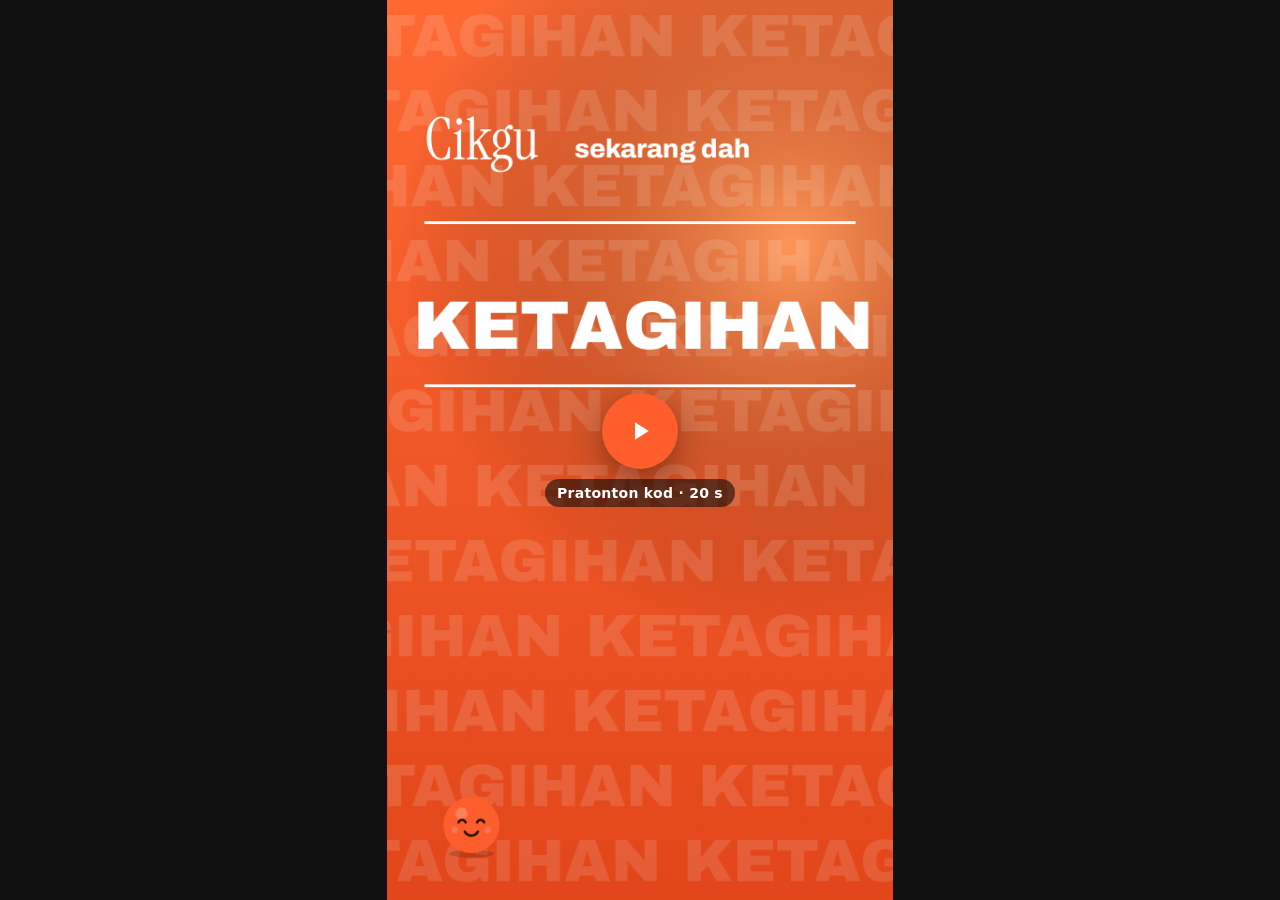
<file: video/tipografi-kinetik.html>
<!doctype html>
<html lang="ms">
<head>
<meta charset="utf-8">
<meta name="viewport" content="width=device-width,initial-scale=1">
<title>Pratonton: Tipografi Kinetik</title>
<link rel="preconnect" href="https://fonts.googleapis.com"><link rel="preconnect" href="https://fonts.gstatic.com" crossorigin>
<link href="https://fonts.googleapis.com/css2?family=Archivo:wght@500;800;900&family=Instrument+Serif&display=swap" rel="stylesheet">
</head>
<body>
<script src="kit.js"></script>
<script>
/* Gaya 1: TIPOGRAFI KINETIK (hook potret). Bingkai = fungsi masa t. */
(function(){
var K=KIT, W=540, H=960, OR='#FD5E2B', CR='#F9F1E4', DK='#2A1208', INK='#1D120C';
var SER='"Instrument Serif", Georgia, serif', SAN='Archivo, system-ui, sans-serif';
function bgWarm(c,t,base,glow){var g=c.createLinearGradient(0,0,0,H);g.addColorStop(0,base[0]);g.addColorStop(1,base[1]);c.fillStyle=g;c.fillRect(0,0,W,H);
  var x=W*.7+Math.sin(t*.6)*60,y=H*.25+Math.cos(t*.5)*40,r=c.createRadialGradient(x,y,10,x,y,420);r.addColorStop(0,glow);r.addColorStop(1,'rgba(0,0,0,0)');c.fillStyle=r;c.fillRect(0,0,W,H);}
function marquee(c,t,word,col,alpha){c.save();c.globalAlpha=alpha;K.font(c,'900',64,SAN);c.fillStyle=col;c.textBaseline='middle';
  for(var row=0;row<12;row++){var dir=row%2?1:-1,y=40+row*80,off=((t*60*dir)%600+600)%600;var s=(word+'  ').repeat(6);c.fillText(s,-600+off-(row*90)%300,y);}c.restore();}
function giant(c,t,word,x,y,size,col){K.font(c,'900',size,SAN);var fw=c.measureText(word).width;if(fw>W-56){size=size*(W-56)/fw;K.font(c,'900',size,SAN);}c.textBaseline='alphabetic';var w=c.measureText(word).width,cx=x-w/2;
  for(var i=0;i<word.length;i++){var ch=word[i],cw=c.measureText(ch).width,k=K.prog(t,i*.05,i*.05+.32),e=K.back(k);
    if(k>0){var dy=(1-e)*-160;c.save();c.globalAlpha=Math.min(1,k*2);
      if(k<1){c.globalCompositeOperation='source-over';c.fillStyle='rgba(0,220,255,.7)';c.fillText(ch,cx-4*(1-k),y+dy);c.fillStyle='rgba(255,0,80,.7)';c.fillText(ch,cx+4*(1-k),y+dy);}
      c.fillStyle=col;c.fillText(ch,cx,y+dy);c.restore();}
    cx+=cw;}
  return w;}
function scramble(c,t,word,x,y,col){var L='ABCDEFGHIJKLMNOPRSTUW',out='';for(var i=0;i<word.length;i++){var k=K.prog(t,i*.06,i*.06+.3);out+=k>=1?word[i]:L[Math.floor(K.rnd(i+Math.floor(t*20))*L.length)];}c.fillStyle=col;c.fillText(out,x,y);}
function caret(c,x,y,h,col,t){if(Math.floor(t*2.5)%2)return;c.fillStyle=col;c.fillRect(x,y-h,4,h*1.15);}
function bracket(c,x,y,w,h,col){c.strokeStyle=col;c.lineWidth=3;c.beginPath();c.moveTo(x,y);c.lineTo(x,y+h);c.moveTo(x+w,y);c.lineTo(x+w,y+h);c.stroke();}

/* ---- adegan ---- */
function A(c,t){bgWarm(c,t,['#FF6A33','#E2461A'],'rgba(255,190,120,.55)');
  if(t>1.0)marquee(c,t,'KETAGIHAN','#fff',.13*K.prog(t,1,1.4));
  c.fillStyle='#fff';K.font(c,'400',62,SER);c.textBaseline='alphabetic';K.words(c,'Cikgu',40,170,{t:t-.1,rise:20});
  K.font(c,'800',28,SAN);K.words(c,'sekarang dah',200,168,{t:t-.5,rise:14});
  c.fillStyle='#fff';c.fillRect(40,236,(W-80)*K.eo(K.prog(t,.6,1.1)),3);
  if(t>1){c.save();var sh=Math.max(0,1-(t-1.6)*4);c.translate(Math.sin(t*90)*6*sh,0);giant(c,t-1,'KETAGIHAN',W/2,372,92,'#fff');c.restore();}
  c.fillStyle='#fff';c.fillRect(40,410,(W-80)*K.eo(K.prog(t,1.3,1.8)),3);
  K.font(c,'800',34,SAN);c.fillStyle=DK;K.words(c,'bina app sendiri.',W/2,480,{t:t-1.9,align:'center',hl:['app'],hlColor:'#fff'});
  if(t>2.2){var k=K.back(K.prog(t,2.2,2.7));[[150,700,'#7BD3F7',-8],[270,690,'#FFFFFF',4],[390,705,'#9CE0A8',10]].forEach(function(p,i){var kk=K.back(K.prog(t,2.2+i*.1,2.7+i*.1));c.save();c.translate(p[0],p[1]+(1-kk)*300);c.rotate(p[3]*Math.PI/180);c.fillStyle='rgba(0,0,0,.18)';K.rr(c,-46,-76,100,160,16);c.fill();c.fillStyle=DK;K.rr(c,-50,-84,100,160,16);c.fill();c.fillStyle=p[2];K.rr(c,-44,-76,88,144,11);c.fill();c.fillStyle='rgba(42,18,8,.5)';K.rr(c,-32,-56,64,10,4);c.fill();K.rr(c,-32,-36,44,10,4);c.fill();K.rr(c,-32,10,64,36,8);c.fill();c.restore();});}
  K.bulat(c,90,880,30,t,'happy');}
function B(c,t){bgWarm(c,t,['#FBF4E8','#F4E6D2'],'rgba(255,200,140,.5)');
  K.font(c,'800',30,SAN);c.fillStyle=INK;K.words(c,'Mula-mula cuma nak',W/2,330,{t:t,align:'center'});
  K.font(c,'400',74,SER);c.textBaseline='alphabetic';var w1=c.measureText('bantu').width,w2=c.measureText('mengajar.').width,x0=W/2-(w1+w2+14)/2;
  c.fillStyle=INK;c.globalAlpha=K.prog(t,.4,.7);c.fillText('bantu',x0,450);c.globalAlpha=1;
  if(t>.8){c.fillStyle=OR;scramble(c,t-.8,'mengajar.',x0+w1+14,450,OR);caret(c,x0+w1+w2+18,450,64,OR,t);}
  bracket(c,x0+w1+6,382,w2+16,84,OR);
  var k=K.back(K.prog(t,1.4,2));c.save();c.translate(W/2,640+(1-k)*200);c.rotate(-.12+Math.sin(t*2)*.03);c.fillStyle='rgba(0,0,0,.15)';K.rr(c,-110,-60,230,140,14);c.fill();c.fillStyle='#14946A';K.rr(c,-115,-70,230,140,14);c.fill();
  c.strokeStyle='rgba(255,255,255,.8)';c.lineWidth=4;c.beginPath();c.moveTo(-70,-20);c.lineTo(70,-20);c.moveTo(-70,0);c.lineTo(40,0);c.stroke();K.font(c,'800',22,SAN);c.fillStyle='rgba(255,255,255,.85)';c.textAlign='center';c.fillText('A B C',0,45);c.textAlign='left';c.restore();
  K.bulat(c,W/2+120,720,34,t,'happy');}
function C(c,t){bgWarm(c,t,['#3A1A0C','#1C0D06'],'rgba(253,94,43,.45)');
  if(t>.9)marquee(c,t,'BOLEH DIJUAL',OR,.12);
  K.font(c,'400',80,SER);c.fillStyle=OR;K.words(c,'Rupanya,',44,240,{t:t});
  var k=K.spring(K.prog(t,.7,1.5));c.save();c.translate(W/2,450);c.rotate((-6+ (1-k)*-20)*Math.PI/180);c.scale(.4+k*.6,.4+k*.6);
  c.fillStyle='#0E0805';K.rr(c,-215,-80,430,150,16);c.fill();c.fillStyle='#fff';K.rr(c,-205,-90,430,150,16);c.fill();
  K.font(c,'900',92,SAN);c.fillStyle=INK;c.textAlign='center';c.textBaseline='middle';c.fillText('BOLEH',10,-12);c.restore();
  K.font(c,'900',84,SAN);c.textAlign='center';c.fillStyle='#fff';c.textBaseline='alphabetic';var k2=K.eo(K.prog(t,1.2,1.6));c.save();c.beginPath();c.rect(0,520,W,120);c.clip();c.fillText('DIJUAL.',W/2,620+(1-k2)*100);c.restore();c.textAlign='left';
  for(var i=0;i<6;i++){var a=t*1.5+i,sx=W/2+Math.cos(a)*240,sy=470+Math.sin(a*1.3)*170,s=(Math.sin(t*6+i)+1)*.5;if(t>1){c.save();c.translate(sx,sy);c.rotate(t);c.fillStyle='#FFD08A';c.globalAlpha=s;c.beginPath();for(var j=0;j<4;j++){c.lineTo(Math.cos(j*Math.PI/2)*10,Math.sin(j*Math.PI/2)*10);c.lineTo(Math.cos(j*Math.PI/2+.78)*3,Math.sin(j*Math.PI/2+.78)*3);}c.fill();c.restore();}}
  K.bulat(c,120,840,32,t,'happy','#FFB648');K.bulat(c,420,850,28,t+.7,'happy');}
var STEPS=[['Pilih prompt','copy'],['Tampal ke AI','send'],['App siap','phone'],['Jual & promosi','coin']];
function D(c,t){bgWarm(c,t,['#2E150A','#170A05'],'rgba(253,94,43,.35)');
  K.font(c,'800',26,SAN);c.fillStyle='rgba(255,255,255,.75)';c.fillText('Caranya cuma',50,150);
  var act=Math.min(3,Math.floor(Math.max(0,t-.4)/1.25));c.fillStyle='rgba(253,94,43,.3)';c.fillRect(66,200,3,560);c.fillStyle=OR;c.fillRect(66,200,3,Math.min(560,140*act+140*K.eo(K.prog((t-.4)%1.25,0,.5))));
  STEPS.forEach(function(s,i){var y=240+i*140,on=i===act,k=K.eo(K.prog(t,.4+i*1.25,.75+i*1.25));if(k<=0)return;c.save();c.globalAlpha=k*(on?1:.45);c.translate((1-k)*40,0);
    c.fillStyle=on?OR:'rgba(255,255,255,.25)';K.circle(c,67,y,15);c.fill();K.font(c,'800',16,SAN);c.fillStyle='#fff';c.textAlign='center';c.textBaseline='middle';c.fillText(i+1,67,y+1);c.textAlign='left';
    K.font(c,'900',on?46:34,SAN);c.fillStyle='#fff';c.fillText(s[0],100,y);var w=c.measureText(s[0]).width;if(on){bracket(c,92,y-32,w+16,64,OR);K.icon(c,s[1],110+w+16,y-17,34,OR,2.2);}
    c.restore();c.textBaseline='alphabetic';});
  K.bulat(c,460,880,30,t,act===3?'happy':'');}
function E(c,t){bgWarm(c,t,['#FF6A33','#DE4418'],'rgba(255,210,150,.55)');marquee(c,t,'KOMEN APP',DK,.08);
  K.font(c,'400',66,SER);c.fillStyle='#fff';K.words(c,'Nak prompt-nya?',W/2,300,{t:t,align:'center'});
  var k=K.back(K.prog(t,.6,1.1));c.save();c.translate(W/2,460);c.scale(k,k);c.fillStyle='#fff';K.rr(c,-205,-70,410,130,24);c.fill();K.font(c,'900',64,SAN);c.textBaseline='middle';var a1=c.measureText('Komen ').width,a2=c.measureText('APP').width,ax=-(a1+a2)/2;c.fillStyle=INK;c.fillText('Komen',ax,-4);c.fillStyle=OR;c.fillText('APP',ax+a1,-4);c.restore();
  c.textAlign='left';c.textBaseline='alphabetic';bracket(c,W/2-210,380,420,160,'#fff');
  K.font(c,'800',26,SAN);c.fillStyle=DK;K.words(c,'link terus masuk DM',W/2,600,{t:t-1.2,align:'center'});
  for(var i=0;i<3;i++){var a=K.cl(Math.sin(t*4-i*.8)*.5+.5);c.strokeStyle='rgba(255,255,255,'+(.3+a*.7)+')';c.lineWidth=7;c.lineCap='round';c.beginPath();c.moveTo(W/2-36,680+i*34);c.lineTo(W/2,712+i*34);c.lineTo(W/2+36,680+i*34);c.stroke();}
  K.bulat(c,110,870,32,t,'happy','#fff');K.bulat(c,430,870,32,t+.4,'happy','#FFB648');}
var SC=[[0,3.4,A],[3.4,6.8,B],[6.8,10,C],[10,15.4,D],[15.4,20,E]];
function draw(c,t){var cur=0;for(var i=0;i<SC.length;i++)if(t>=SC[i][0])cur=i;
  var s=SC[cur],lt=t-s[0];
  if(cur>0&&lt<.4){var p=SC[cur-1];p[2](c,t-p[0]);var k=K.eio(lt/.4);c.save();c.beginPath();for(var b=0;b<6;b++){var kb=K.cl(k*1.6-b*.12);c.rect(0,b*H/6,W*kb,H/6+1);}c.clip();s[2](c,lt);c.restore();}
  else s[2](c,lt);
  /* butiran filem */ c.globalAlpha=.06;for(var n=0;n<60;n++){c.fillStyle=n%2?'#fff':'#000';c.fillRect(K.rnd(n+Math.floor(t*24)*7)*W,K.rnd(n*3+Math.floor(t*24))*H,2,2);}c.globalAlpha=1;}
K.film({W:W,H:H,dur:20,poster:1.9,bpm:100,chords:[57,53,48,55],mood:'drive',
  sfx:[[1,'boom'],[3.4,'whoosh'],[4.2,'tap'],[6.8,'whoosh'],[7.6,'boom'],[10,'whoosh'],[10.4,'pop'],[11.65,'pop'],[12.9,'pop'],[14.15,'ding'],[15.4,'whoosh'],[16,'boom']],
  prep:function(){return Promise.all([document.fonts.load('900 40px Archivo'),document.fonts.load('800 40px Archivo'),document.fonts.load('40px "Instrument Serif"')]).catch(function(){})},
  draw:draw});
})();
</script>
</body>
</html>
</file>
<file: css/app.css>
:root{--bg:#F9F3E5;--card:#FFFDF8;--ink:#1F1A14;--mut:#6B6257;--line:#E6DCC8;--acc:#FD5E2B;--acc-d:#D9471A;--acc-ink:#fff;--chip:#F1E8D4;--dark:#1F1A14;--dark-ink:#F9F3E5;--sh:0 1px 0 rgba(31,26,20,.04),0 8px 24px -12px rgba(31,26,20,.18)}
@media (prefers-color-scheme:dark){:root:not([data-theme="light"]){--bg:#1B1813;--card:#25211B;--ink:#F3ECDD;--mut:#A89E8F;--line:#3A342B;--acc:#FF7A4D;--acc-d:#FF946E;--acc-ink:#1B1813;--chip:#302A22;--dark:#0F0D0A;--dark-ink:#F3ECDD;--sh:0 8px 24px -12px rgba(0,0,0,.6)}}
:root[data-theme="dark"]{--bg:#1B1813;--card:#25211B;--ink:#F3ECDD;--mut:#A89E8F;--line:#3A342B;--acc:#FF7A4D;--acc-d:#FF946E;--acc-ink:#1B1813;--chip:#302A22;--dark:#0F0D0A;--dark-ink:#F3ECDD}
*{box-sizing:border-box}
html{scroll-behavior:smooth}
body{margin:0;background:var(--bg);color:var(--ink);font:16px/1.55 "Space Grotesk",system-ui,sans-serif;-webkit-font-smoothing:antialiased}
a{color:inherit}
button{font:inherit;color:inherit}
.wrap{max-width:1180px;margin:0 auto;padding:0 16px}
.eyebrow{font:700 12px/1.2 "Space Mono",monospace;letter-spacing:.14em;text-transform:uppercase;color:var(--acc)}

/* atas */
.top{position:sticky;top:0;z-index:20;background:color-mix(in srgb,var(--bg) 88%,transparent);backdrop-filter:blur(10px);border-bottom:1px solid var(--line)}
.top-in{display:flex;align-items:center;justify-content:space-between;gap:12px;height:64px}
.brand{display:flex;align-items:center;gap:10px;text-decoration:none;min-width:0}
.brand b{font-size:18px;white-space:nowrap}
.logo{width:32px;height:32px;border-radius:8px;background:var(--acc);color:#fff;display:grid;place-items:center;flex:none}
.demo-badge{font:700 10px/1 "Space Mono",monospace;letter-spacing:.1em;border:1.5px solid var(--ink);border-radius:4px;padding:4px 5px}
.top-r{display:flex;align-items:center;gap:10px}
.lang{display:flex;border:1px solid var(--line);border-radius:10px;padding:3px;background:var(--card)}
.lang button{border:0;background:none;font:700 12px "Space Mono",monospace;padding:7px 9px;border-radius:7px;cursor:pointer;color:var(--mut)}
.lang button[aria-pressed="true"]{background:var(--ink);color:var(--bg)}

/* tombol */
.btn{display:inline-flex;align-items:center;justify-content:center;gap:8px;height:44px;padding:0 16px;border-radius:10px;border:1.5px solid var(--ink);background:var(--ink);color:var(--bg);font-weight:700;font-size:15px;text-decoration:none;cursor:pointer;transition:transform .12s,background .15s}
.btn:hover{transform:translateY(-1px)}
.btn:active{transform:translateY(1px)}
.btn:focus-visible,.tab:focus-visible,.lang button:focus-visible,.card a:focus-visible{outline:3px solid var(--acc);outline-offset:2px}
.btn.line{background:transparent;color:var(--ink)}
.btn.line:hover{background:var(--chip)}
.btn.pro{background:var(--acc);border-color:var(--acc);color:var(--acc-ink)}
.btn.pro:hover{background:var(--acc-d);border-color:var(--acc-d)}
.btn.sm{height:38px;padding:0 12px;font-size:14px}
.btn.lg{height:52px;padding:0 22px;font-size:16px}
.btn.done{background:#2E7D4F;border-color:#2E7D4F;color:#fff}

/* hero */
.hero{padding:48px 16px 28px}
.hero h1{font-size:clamp(32px,5.4vw,56px);line-height:1.04;letter-spacing:-.025em;margin:12px 0 12px;max-width:780px}
.hero h1 em{font-style:normal;color:var(--acc)}
.lead{color:var(--mut);font-size:18px;margin:0;max-width:620px}
.steps{list-style:none;padding:0;margin:28px 0 0;display:grid;grid-template-columns:repeat(3,1fr);gap:12px;max-width:860px}
.steps li{display:flex;gap:12px;align-items:flex-start;background:var(--card);border:1px solid var(--line);border-radius:14px;padding:14px}
.steps span{flex:none;width:28px;height:28px;border-radius:50%;background:var(--chip);font:700 13px "Space Mono",monospace;display:grid;place-items:center}
.steps b{display:block;font-size:15px}
.steps small{color:var(--mut);font-size:13px;line-height:1.4}

/* filter & grid */
.bar{display:flex;align-items:center;justify-content:space-between;gap:12px;padding:16px 0;border-bottom:1px solid var(--line)}
.tabs{display:flex;gap:6px;overflow-x:auto;scrollbar-width:none}
.tabs::-webkit-scrollbar{display:none}
.tab{flex:none;border:1px solid var(--line);background:var(--card);font-weight:500;font-size:14px;border-radius:999px;padding:8px 14px;cursor:pointer}
.tab span{font:12px "Space Mono",monospace;color:var(--mut);margin-left:4px}
.tab[aria-pressed="true"]{background:var(--ink);color:var(--bg);border-color:var(--ink)}
.tab[aria-pressed="true"] span{color:inherit;opacity:.7}
.count{font:12px "Space Mono",monospace;color:var(--mut);white-space:nowrap}
.grid{display:grid;grid-template-columns:repeat(auto-fill,minmax(270px,1fr));gap:20px;padding:24px 0 48px}
.card{display:flex;flex-direction:column;background:var(--card);border:1px solid var(--line);border-radius:16px;overflow:hidden;box-shadow:var(--sh);transition:transform .15s,border-color .15s}
.card:hover{transform:translateY(-3px);border-color:color-mix(in srgb,var(--acc) 50%,var(--line))}
.thumb{position:relative;display:block;aspect-ratio:8/5;background:var(--chip);overflow:hidden}
.thumb img{width:100%;height:100%;object-fit:cover;display:block;transition:transform .3s}
.thumb:hover img{transform:scale(1.04)}
.thumb .kat{position:absolute;left:10px;top:10px;font:700 11px/1 "Space Mono",monospace;letter-spacing:.06em;text-transform:uppercase;background:var(--card);color:var(--ink);padding:6px 8px;border-radius:6px}
.thumb .pv{position:absolute;right:10px;bottom:10px;display:flex;align-items:center;gap:6px;background:var(--acc);color:var(--acc-ink);font-weight:700;font-size:13px;padding:7px 11px;border-radius:999px;box-shadow:0 4px 12px rgba(0,0,0,.2)}
.cbody{padding:16px;display:flex;flex-direction:column;gap:8px;flex:1}
.cbody h2{font-size:19px;line-height:1.25;margin:0;letter-spacing:-.01em}
.topik{color:var(--mut);font-size:14px;margin:0;display:-webkit-box;-webkit-line-clamp:2;-webkit-box-orient:vertical;overflow:hidden}
.chips{display:flex;flex-wrap:wrap;gap:6px}
.chip{font-size:12px;background:var(--chip);border-radius:6px;padding:4px 8px;color:var(--mut)}
.plen{font:11px "Space Mono",monospace;color:var(--mut)}
.cact{display:grid;grid-template-columns:1fr auto;gap:8px;margin-top:auto;padding-top:8px}
.cact .btn{height:42px;font-size:14px}

/* kartu terkunci */
.card.lock{background:var(--dark);color:var(--dark-ink);border-color:var(--dark);justify-content:space-between;padding:22px;gap:16px;text-decoration:none;min-height:340px;position:relative;overflow:hidden}
.card.lock .num{font:700 64px/1 "Space Grotesk";letter-spacing:-.04em;color:var(--acc)}
.card.lock h2{margin:6px 0 8px;font-size:22px;line-height:1.2}
.card.lock p{margin:0;opacity:.75;font-size:14px}
.card.lock .stack{display:flex;gap:6px}
.card.lock .stack i{display:block;flex:1;aspect-ratio:8/5;border-radius:8px;background:rgba(255,255,255,.08);border:1px dashed rgba(255,255,255,.2)}
.card.lock .btn{align-self:flex-start}

/* box pro */
.probox{display:grid;grid-template-columns:1.1fr 1fr;gap:32px;background:var(--dark);color:var(--dark-ink);border-radius:20px;padding:36px;margin:8px 0 48px}
.probox h2{font-size:clamp(26px,3.4vw,38px);line-height:1.1;letter-spacing:-.02em;margin:10px 0 12px}
.probox p{opacity:.75;margin:0 0 22px;max-width:460px}
.eyebrow.light{color:var(--acc)}
.cmp{width:100%;border-collapse:collapse;font-size:14px;align-self:center}
.cmp th{font:700 12px "Space Mono",monospace;letter-spacing:.08em;text-transform:uppercase;text-align:center;padding:0 8px 10px;opacity:.7}
.cmp th:last-child{color:var(--acc);opacity:1}
.cmp td{padding:11px 8px;border-top:1px solid rgba(255,255,255,.12)}
.cmp td:not(:first-child){text-align:center;width:64px}
.cmp .y{color:var(--acc)}
.cmp .n{opacity:.35}

.foot{border-top:1px solid var(--line);padding:22px 16px 96px;color:var(--mut);font-size:13px}

/* tombol pro melayang */
.float-pro{position:fixed;right:16px;bottom:16px;z-index:15;display:flex;align-items:center;gap:8px;background:var(--acc);color:var(--acc-ink);text-decoration:none;font-weight:700;font-size:15px;padding:12px 18px;border-radius:999px;box-shadow:0 10px 28px -8px rgba(253,94,43,.6);transition:transform .15s}
.float-pro:hover{transform:translateY(-2px)}

/* modal prompt */
.modal{position:fixed;inset:0;z-index:40;background:rgba(15,13,10,.55);display:flex;align-items:center;justify-content:center;padding:16px}
.modal[hidden]{display:none}
.sheet{background:var(--card);border-radius:18px;width:min(820px,100%);max-height:calc(100vh - 32px);display:flex;flex-direction:column;overflow:hidden;box-shadow:0 30px 80px -20px rgba(0,0,0,.5)}
.sheet-h{display:flex;justify-content:space-between;align-items:flex-start;gap:12px;padding:18px 20px 12px;border-bottom:1px solid var(--line)}
.sheet-h h3{margin:6px 0 0;font-size:20px;line-height:1.2}
.x{border:0;background:var(--chip);width:40px;height:40px;border-radius:10px;display:grid;place-items:center;cursor:pointer;flex:none}
#mText{flex:1;min-height:240px;border:0;resize:none;padding:16px 20px;background:var(--bg);color:var(--ink);font:13px/1.6 "Space Mono",monospace;outline:none}
.sheet-f{display:flex;flex-wrap:wrap;align-items:center;gap:10px;padding:14px 20px;border-top:1px solid var(--line)}
.ais{display:flex;flex-wrap:wrap;align-items:center;gap:6px;font-size:13px;color:var(--mut);margin-left:auto}
.ais a{font-weight:700;color:var(--ink);text-decoration:none;border:1px solid var(--line);border-radius:999px;padding:5px 10px}
.ais a:hover{border-color:var(--acc);color:var(--acc)}

.toast{position:fixed;left:50%;bottom:24px;transform:translate(-50%,120px);z-index:50;background:var(--ink);color:var(--bg);padding:12px 18px;border-radius:12px;font-weight:700;font-size:14px;transition:transform .25s;pointer-events:none;max-width:calc(100% - 32px)}
.toast.on{transform:translate(-50%,0)}

@media (max-width:860px){
  .steps{grid-template-columns:1fr}
  .probox{grid-template-columns:1fr;padding:24px}
}
@media (max-width:600px){
  .top-in{height:58px}
  .brand b{font-size:16px}
  .top .pro{display:none}
  .hero{padding:28px 16px 18px}
  .lead{font-size:16px}
  .count{display:none}
  .grid{grid-template-columns:1fr;gap:16px}
  .sheet{max-height:calc(100vh - 16px)}
  .modal{padding:8px;align-items:flex-end}
  .ais{margin-left:0;width:100%}
  .sheet-f .btn{flex:1}
}
@media (min-width:601px){.float-pro{display:none}}
@media (prefers-reduced-motion:reduce){*{transition:none!important;scroll-behavior:auto!important}}

/* hook 28 Okt: gratis + ringkas Pro */
.hero .lead b{color:var(--ink)}
.hero-arah{margin:14px 0 0;font-weight:700;font-size:17px;display:flex;align-items:center;gap:10px}
.hero-arah::before{content:"";width:22px;height:2px;background:var(--acc);border-radius:2px;flex:none}
.hero-pro{margin-top:16px;max-width:860px;display:flex;flex-wrap:wrap;align-items:center;gap:12px 16px;padding:14px 16px;border-radius:14px;background:var(--dark);color:var(--dark-ink)}
.hp-teks{display:flex;flex-direction:column;line-height:1.3}
.hp-teks b{font-size:16px}
.hp-teks span{font-size:13px;opacity:.75}
.hp-chip{list-style:none;margin:0;padding:0;display:flex;flex-wrap:wrap;gap:6px;flex:1;min-width:220px}
.hp-chip li{font-size:13px;font-weight:700;padding:6px 10px;border-radius:999px;border:1px solid color-mix(in srgb,var(--dark-ink) 22%,transparent);animation:hpMasuk .6s cubic-bezier(.16,1,.3,1) both}
.hp-chip li:first-child{background:var(--acc);border-color:var(--acc);color:var(--acc-ink)}
.hp-chip li:nth-child(2){animation-delay:.08s}.hp-chip li:nth-child(3){animation-delay:.16s}.hp-chip li:nth-child(4){animation-delay:.24s}
@keyframes hpMasuk{from{clip-path:inset(0 100% 0 0);transform:translateX(-8px)}to{clip-path:inset(0 0 0 0);transform:none}}
.hp-aksi{display:flex;align-items:center;gap:14px}
.hp-lihat{font-size:13px;font-weight:700;color:var(--dark-ink);opacity:.8}
@media (prefers-reduced-motion:reduce){.hp-chip li{animation:none}}
</file>
<file: css/fitur.css>
/* =========================================================
   CARA PAKAI (animasi 4 tahap, js/demo.js) + FITUR PRO.
   Gerak memakai transform / clip-path, bukan fade.
   ========================================================= */
:root{--ease:cubic-bezier(.2,.8,.2,1);--ok:#2E7D4F}

/* muncul saat di-scroll */
.naik{transform:translateY(32px);clip-path:inset(0 0 100% 0 round 18px);transition:transform .9s var(--ease),clip-path .9s var(--ease)}
.naik.tampak{transform:none;clip-path:inset(-40px round 18px)}

.sec-h{max-width:680px;margin-bottom:28px}
.sec-h h2{font-size:clamp(28px,4.6vw,44px);line-height:1.08;letter-spacing:-.025em;margin:10px 0 10px}
.sec-h h2 em{font-style:normal;color:var(--acc)}
.sec-h p{margin:0;color:var(--mut);font-size:17px}

/* ---------- cara pakai ---------- */
.cara{padding-top:56px;padding-bottom:72px;border-top:1px solid var(--line)}
.cara-in{display:grid;grid-template-columns:minmax(0,1fr);gap:20px;align-items:center}
@media (min-width:920px){.cara-in{grid-template-columns:minmax(0,.8fr) minmax(0,1.2fr);gap:40px}}

.cara-langkah{list-style:none;margin:0;padding:0;display:grid;gap:10px}
.cara-langkah li{position:relative;display:flex;gap:12px;align-items:flex-start;padding:14px 16px 16px;border:1px solid var(--line);border-radius:14px;background:var(--card);overflow:hidden;transition:border-color .3s,transform .4s var(--ease)}
.cara-langkah li>span{flex:none;width:30px;height:30px;border-radius:50%;background:var(--chip);font:700 13px "Space Mono",monospace;display:grid;place-items:center;transition:background .3s,color .3s}
.cara-langkah b{display:block;font-size:16px}
.cara-langkah small{color:var(--mut);font-size:14px;line-height:1.45}
.cara-langkah .pb{position:absolute;left:0;bottom:0;height:3px;width:100%;background:var(--acc);transform:scaleX(0);transform-origin:left}
.cara-langkah[data-step="1"] [data-s="1"],.cara-langkah[data-step="2"] [data-s="2"],.cara-langkah[data-step="3"] [data-s="3"],.cara-langkah[data-step="4"] [data-s="4"]{border-color:var(--acc);transform:translateX(6px)}
.cara-langkah[data-step="1"] [data-s="1"]>span,.cara-langkah[data-step="2"] [data-s="2"]>span,.cara-langkah[data-step="3"] [data-s="3"]>span,.cara-langkah[data-step="4"] [data-s="4"]>span{background:var(--acc);color:var(--acc-ink)}
.cara-langkah[data-step="1"] [data-s="1"] .pb,.cara-langkah[data-step="2"] [data-s="2"] .pb,.cara-langkah[data-step="3"] [data-s="3"] .pb,.cara-langkah[data-step="4"] [data-s="4"] .pb{animation:isiPb var(--dur,3s) linear forwards}
@keyframes isiPb{to{transform:none}}
@media (max-width:919px){.cara-langkah{grid-template-columns:repeat(2,minmax(0,1fr))}.cara-langkah small{display:none}.cara-langkah li{padding:12px}}

/* jendela demo */
.demo{position:relative;background:var(--card);border:1px solid var(--line);border-radius:20px;box-shadow:var(--sh);overflow:hidden}
.demo-bar{display:flex;align-items:center;gap:6px;padding:11px 14px;border-bottom:1px solid var(--line)}
.demo-bar i{width:10px;height:10px;border-radius:50%;background:var(--line)}
.demo-bar b{margin-left:8px;flex:1;min-width:0;font:700 12px/1 "Space Mono",monospace;color:var(--mut);background:var(--bg);padding:7px 10px;border-radius:8px;white-space:nowrap;overflow:hidden;text-overflow:ellipsis}
.demo-isi{position:relative;height:360px;overflow:hidden}
@media (min-width:560px){.demo-isi{height:400px}}
.layar{position:absolute;inset:0;padding:16px;transform:translateX(104%);transition:transform .7s var(--ease)}
.demo[data-step="1"] .l1,.demo[data-step="2"] .l2,.demo[data-step="3"] .l3,.demo[data-step="4"] .l4{transform:none}
.demo[data-step="2"] .l1,.demo[data-step="3"] .l1,.demo[data-step="3"] .l2,.demo[data-step="4"] .l1,.demo[data-step="4"] .l2,.demo[data-step="4"] .l3{transform:translateX(-104%)}
.demo[data-step="0"] .layar{transition:none}

/* 1: kartu */
.l1{display:grid;grid-template-columns:1fr 1fr;gap:12px;align-content:center}
.dk{display:flex;flex-direction:column;gap:8px;padding-bottom:12px;border:1px solid var(--line);border-radius:14px;background:var(--bg);overflow:hidden;transition:transform .4s var(--ease),border-color .3s,box-shadow .4s}
.dk-img{position:relative;aspect-ratio:8/5;background:var(--chip);overflow:hidden}
.dk-img img{width:100%;height:100%;object-fit:cover;display:block}
.dk-pv{position:absolute;right:8px;bottom:8px;background:var(--acc);color:var(--acc-ink);font-size:11px;font-weight:700;padding:4px 9px;border-radius:99px}
.dk b{font-size:14px;line-height:1.25;padding:0 10px;min-height:2.5em}
.dk-btn{margin:0 10px;text-align:center;font-size:12.5px;font-weight:700;padding:8px;border-radius:9px;background:var(--ink);color:var(--bg);transition:transform .15s}
.demo.dipilih .dk.pilih{transform:translateY(-6px) scale(1.03);border-color:var(--acc);box-shadow:0 0 0 3px color-mix(in srgb,var(--acc) 25%,transparent)}
.demo.dipilih .dk.pilih .dk-btn{transform:scale(.94)}

/* 2: prompt */
.l2{display:flex;flex-direction:column;gap:10px}
.d-lbl{margin:0;font:700 12px/1.3 "Space Mono",monospace;color:var(--acc);text-transform:uppercase;letter-spacing:.06em}
.l2 pre{flex:1;margin:0;font:12px/1.6 "Space Mono",monospace;color:var(--ink);white-space:pre-wrap;word-break:break-word;background:var(--bg);border:1px solid var(--line);border-radius:12px;padding:12px;overflow:hidden}
.l2 pre::after{content:"";display:inline-block;width:7px;height:1.1em;background:var(--acc);vertical-align:-.2em;animation:kedip 1s steps(1) infinite}
@keyframes kedip{50%{background:transparent}}
.d-aksi{display:flex;flex-wrap:wrap;gap:6px;align-items:center}
.d-salin{font-size:13.5px;font-weight:700;padding:10px 14px;border-radius:10px;background:var(--ink);color:var(--bg);transition:transform .15s,background .2s}
.demo.tersalin .d-salin{background:var(--ok);color:#fff;transform:scale(.95)}
.d-ai{font-size:12px;font-weight:600;padding:7px 10px;border-radius:99px;border:1px solid var(--line);color:var(--mut)}
.d-toast{position:absolute;left:50%;bottom:16px;z-index:4;padding:9px 16px;border-radius:99px;background:var(--ok);color:#fff;font-size:13.5px;font-weight:700;transform:translate(-50%,70px);transition:transform .45s var(--ease)}
.demo.tersalin .d-toast{transform:translate(-50%,0)}

/* 3: AI */
.l3{display:flex;flex-direction:column;gap:10px}
.ai-top{display:flex;align-items:center;gap:8px;font-size:14px}
.ai-dot{width:8px;height:8px;border-radius:50%;background:var(--ok)}
.ai-pesan{align-self:flex-end;max-width:90%;background:color-mix(in srgb,var(--acc) 14%,var(--card));border-radius:16px 16px 4px 16px;padding:10px 12px;transform:translateY(24px) scale(.92);transform-origin:right bottom;clip-path:inset(100% 0 0 0 round 16px);transition:transform .5s var(--ease),clip-path .5s var(--ease)}
.ai-pesan pre{margin:0;font:11px/1.5 "Space Mono",monospace;white-space:pre-wrap;word-break:break-word;max-height:118px;overflow:hidden}
.demo.terkirim .ai-pesan{transform:none;clip-path:inset(0 round 16px)}
.ai-ketik{display:flex;gap:5px;align-self:flex-start;padding:11px 14px;border-radius:16px 16px 16px 4px;background:var(--bg);border:1px solid var(--line);transform:scale(0);transform-origin:left bottom;transition:transform .4s var(--ease)}
.demo.terkirim .ai-ketik{transform:none;transition-delay:.5s}
.ai-ketik i{width:7px;height:7px;border-radius:50%;background:var(--mut);animation:loncat 1s infinite}
.ai-ketik i:nth-child(2){animation-delay:.15s}.ai-ketik i:nth-child(3){animation-delay:.3s}
@keyframes loncat{0%,60%,100%{transform:none}30%{transform:translateY(-5px)}}
.ai-input{margin-top:auto;display:flex;align-items:center;gap:10px;padding:8px 8px 8px 14px;border:1.5px solid var(--line);border-radius:14px;font-size:13.5px;color:var(--mut);transition:border-color .3s}
.ai-input span{flex:1;min-width:0;white-space:nowrap;overflow:hidden;text-overflow:ellipsis}
.demo.tertempel .ai-input{border-color:var(--acc);color:var(--ink)}
.ai-kirim{flex:none;display:grid;place-items:center;width:34px;height:34px;border-radius:10px;background:var(--ink);color:var(--bg)}
.demo.tertempel .ai-kirim{background:var(--acc);color:var(--acc-ink)}

/* 4: jadi */
.l4{display:flex;flex-direction:column;gap:12px;justify-content:center}
.jadi-img{position:relative;border-radius:16px;overflow:hidden;border:1px solid var(--line);transform:scale(.6) rotate(-4deg);transition:transform .7s var(--ease)}
.demo[data-step="4"] .jadi-img{transform:none}
.jadi-img img{width:100%;aspect-ratio:8/5;object-fit:cover;display:block;transition:transform 2s var(--ease)}
.demo.main .jadi-img img{transform:scale(1.08)}
.jadi-play{position:absolute;left:50%;top:50%;display:grid;place-items:center;width:60px;height:60px;margin:-30px 0 0 -30px;border-radius:50%;background:var(--acc);color:var(--acc-ink);box-shadow:0 8px 24px rgba(0,0,0,.3);transition:transform .4s var(--ease)}
.demo.main .jadi-play{transform:scale(0)}
.jadi-t{display:flex;align-items:center;gap:8px;margin:0;font-weight:700;color:var(--ok);transform:translateY(30px);transition:transform .6s .3s var(--ease)}
.demo[data-step="4"] .jadi-t{transform:none}

.kursor{position:absolute;left:0;top:0;z-index:5;width:26px;height:26px;pointer-events:none;transform:translate(var(--kx,110%),var(--ky,120%));transition:transform .85s var(--ease);filter:drop-shadow(0 3px 4px rgba(0,0,0,.25))}
.kursor svg{width:100%;height:100%}
.kursor.tekan svg{transform:scale(.8);transition:transform .12s}

/* ---------- fitur Pro ---------- */
.pro-fitur{padding-top:56px;padding-bottom:40px;border-top:1px solid var(--line)}
.pf-grid{display:grid;grid-template-columns:minmax(0,1fr);gap:14px}
@media (min-width:640px){.pf-grid{grid-template-columns:repeat(2,minmax(0,1fr))}}
@media (min-width:980px){.pf-grid{grid-template-columns:repeat(3,minmax(0,1fr))}.pf-besar{grid-column:span 2;grid-row:span 2}}
.pf{display:flex;flex-direction:column;gap:6px;padding:14px 14px 20px;border:1px solid var(--line);border-radius:18px;background:var(--card)}
.pf h3{margin:10px 0 0;font-size:18px;line-height:1.3}
.pf p{margin:0;color:var(--mut);font-size:15px}
.pf-vis{position:relative;height:130px;border-radius:14px;background:var(--bg);overflow:hidden;display:flex;align-items:center;justify-content:center;gap:8px}
.pf-besar .pf-vis{height:clamp(190px,30vw,340px)}

.v-kipas span{position:absolute;width:52%;border-radius:12px;overflow:hidden;border:1px solid var(--line);box-shadow:var(--sh);
  transform:translate(calc((var(--i) - 1.5) * 34%),calc((var(--i) - 1.5) * 7%)) rotate(calc((var(--i) - 1.5) * 5deg));animation:kipas 6s var(--ease) infinite;animation-delay:calc(var(--i) * -1.5s)}
.v-kipas img{width:100%;aspect-ratio:8/5;object-fit:cover;display:block}
@keyframes kipas{0%,100%{z-index:1}25%{transform:translate(0,-6%) scale(1.08) rotate(0);z-index:5}50%{z-index:1}}
.v-angka{position:absolute;right:14px;bottom:10px;z-index:9;font:700 clamp(30px,5vw,48px)/1 "Space Grotesk";color:var(--acc);background:var(--card);padding:6px 12px;border-radius:12px;border:1px solid var(--line)}

.v-form{flex-direction:column;align-items:stretch;padding:12px 18px;gap:6px}
.vf{display:flex;justify-content:space-between;align-items:center;gap:10px;padding:6px 10px;border-radius:9px;background:var(--card);border:1px solid var(--line);font-size:13px}
.vf small{color:var(--mut)}
.vf b{display:inline-block;color:var(--acc);clip-path:inset(0 100% 0 0);animation:ketikV 4.5s steps(14) infinite}
.vf:nth-child(2) b{animation-delay:.5s}.vf:nth-child(3) b{animation-delay:1s}
@keyframes ketikV{0%{clip-path:inset(0 100% 0 0)}30%,85%{clip-path:inset(0 0 0 0)}100%{clip-path:inset(0 0 0 0)}}

.v-mode{position:relative;display:grid;grid-template-columns:1fr 1fr;padding:5px;border-radius:13px;background:var(--card);border:1px solid var(--line)}
.v-mode .sl{position:absolute;top:5px;bottom:5px;left:5px;width:calc(50% - 5px);border-radius:9px;background:var(--acc);animation:geser 4s var(--ease) infinite}
.v-mode .m{position:relative;font-size:12.5px;font-weight:700;padding:10px 12px;text-align:center;white-space:nowrap;color:var(--mut);animation:warnaM 4s steps(1) infinite}
.v-mode .m:nth-child(3){animation-delay:-2s}
@keyframes geser{0%,40%{transform:none}50%,90%{transform:translateX(100%)}}
@keyframes warnaM{0%{color:#fff}50%{color:var(--mut)}}

.v-custom{flex-direction:column;align-items:flex-start;justify-content:center;padding:16px 22px;gap:8px}
.vc-ide{font-size:12.5px;font-style:normal;color:var(--mut);margin-bottom:4px;white-space:nowrap;overflow:hidden;text-overflow:ellipsis;max-width:80%}
.v-custom .bk{display:block;height:9px;border-radius:9px;background:var(--line);width:76%;transform-origin:left;animation:tulis 3.6s var(--ease) infinite}
.v-custom .bk:nth-of-type(3){animation-delay:.3s;width:62%}.v-custom .bk.pendek{animation-delay:.6s;width:40%}
.vc-bintang{position:absolute;right:18px;top:18px;color:var(--acc);animation:putarB 3.6s linear infinite}
@keyframes tulis{0%{transform:scaleX(0)}40%,85%{transform:scaleX(1)}100%{transform:scaleX(0)}}
@keyframes putarB{to{transform:rotate(360deg)}}

.v-ai{flex-wrap:wrap;align-content:center;padding:12px}
.v-ai span{font-size:12.5px;font-weight:700;padding:8px 12px;border-radius:99px;background:var(--card);border:1px solid var(--line);animation:sorot 4s infinite}
.v-ai span:nth-child(2){animation-delay:1s}.v-ai span:nth-child(3){animation-delay:2s}.v-ai span:nth-child(4){animation-delay:3s}
@keyframes sorot{0%,20%{background:var(--ink);color:var(--bg);transform:translateY(-4px)}25%,100%{background:var(--card);color:var(--ink);transform:none}}

.lp-win{width:70%;height:100px;border-radius:10px;background:var(--card);border:1px solid var(--line);padding:10px;display:flex;flex-direction:column;gap:6px;overflow:hidden}
.lp-win i{display:block;border-radius:5px;transform-origin:left;animation:bangun 4.5s var(--ease) infinite}
.lp-h{height:6px;width:30%;background:var(--line)}
.lp-a{height:12px;width:80%;background:var(--ink);animation-delay:.3s!important}
.lp-b{height:7px;width:55%;background:var(--line);animation-delay:.6s!important}
.lp-k{display:grid;grid-template-columns:repeat(3,1fr);gap:5px;margin-top:2px}
.lp-k i{height:26px;background:color-mix(in srgb,var(--acc) 22%,var(--card));transform-origin:bottom;animation-name:bangunK!important}
.lp-k i:nth-child(1){animation-delay:.9s!important}.lp-k i:nth-child(2){animation-delay:1.05s!important}.lp-k i:nth-child(3){animation-delay:1.2s!important}
@keyframes bangun{0%{transform:scaleX(0)}25%,88%{transform:scaleX(1)}100%{transform:scaleX(0)}}
@keyframes bangunK{0%{transform:scaleY(0)}25%,88%{transform:scaleY(1)}100%{transform:scaleY(0)}}

.v-riwayat{flex-direction:column;align-items:stretch;padding:14px 22px;gap:8px}
.v-riwayat span{position:relative;height:24px;border-radius:8px;background:var(--card);border:1px solid var(--line);animation:tumpuk 3.6s var(--ease) infinite}
.v-riwayat span::before{content:"";position:absolute;left:10px;top:8px;width:42%;height:6px;border-radius:6px;background:var(--line)}
.v-riwayat span:first-child{border-color:var(--acc)}
.v-riwayat span:first-child::before{background:var(--acc)}
@keyframes tumpuk{0%{transform:translateY(-32px)}25%,100%{transform:none}}

.v-play{background-size:cover;background-position:center}
.putar{display:grid;place-items:center;width:58px;height:58px;border-radius:50%;background:var(--acc);color:var(--acc-ink);animation:denyut 2s infinite}
@keyframes denyut{0%,100%{box-shadow:0 0 0 0 rgba(253,94,43,.5)}50%{box-shadow:0 0 0 12px rgba(253,94,43,0)}}

.v-panduan{padding:0 22px;gap:0}
.v-panduan .lj{flex:1;height:4px;background:var(--line);position:relative}
.v-panduan .lj::before{content:"";position:absolute;inset:0;background:var(--acc);transform:scaleX(0);transform-origin:left;animation:jalur 4s infinite}
.v-panduan .lj::after{content:"";position:absolute;right:-9px;top:-7px;width:18px;height:18px;border-radius:50%;background:var(--card);border:3px solid var(--line);animation:titik 4s infinite}
.v-panduan .lj:nth-child(2)::before,.v-panduan .lj:nth-child(2)::after{animation-delay:1s}
.v-panduan .lj:nth-child(3)::before,.v-panduan .lj:nth-child(3)::after{animation-delay:2s}
.v-panduan .lj:nth-child(4)::before,.v-panduan .lj:nth-child(4)::after{animation-delay:3s}
@keyframes jalur{0%{transform:scaleX(0)}20%,100%{transform:scaleX(1)}}
@keyframes titik{0%,18%{border-color:var(--line)}22%,100%{border-color:var(--acc);background:var(--acc)}}

@media (prefers-reduced-motion:reduce){
  *,*::before,*::after{animation-duration:.01ms!important;animation-iteration-count:1!important;transition-duration:.01ms!important}
  .naik{transform:none;clip-path:none}
}
</file>
<file: css/liputan.css>
/* Liputan WTM + prompt Arena Clawd */
.wtm{padding:40px 16px 8px}
.wtm-kepala{max-width:820px}
.wtm h2{font-size:clamp(28px,4.4vw,44px);line-height:1.08;letter-spacing:-.02em;margin:10px 0 12px}
.wtm h2 em{font-style:normal;color:var(--acc)}
.wtm-lead{color:var(--mut);font-size:17px;margin:0;max-width:720px}
.wtm-lead b{color:var(--ink)}
.wtm-grid{display:grid;grid-template-columns:minmax(0,320px) 1fr;gap:28px;margin-top:28px;align-items:start}
.wtm-hp{position:relative;display:block;border-radius:22px;overflow:hidden;border:6px solid var(--dark);box-shadow:var(--sh);background:var(--dark)}
.wtm-hp img{display:block;width:100%;height:auto}
.wtm-cap{position:absolute;left:10px;right:10px;bottom:10px;display:flex;align-items:center;gap:8px;padding:8px 10px;border-radius:12px;background:rgba(15,13,10,.82);color:#fff;font-size:13px}
.wtm-cap img{width:28px;height:28px;border-radius:50%}
.wtm-kutip{margin:0;background:var(--card);border:1px solid var(--line);border-left:4px solid var(--acc);border-radius:14px;padding:18px 20px}
.wtm-kutip p{margin:0 0 14px;font-size:19px;line-height:1.45;font-weight:500}
.wtm-kutip footer{display:flex;align-items:center;gap:10px}
.wtm-kutip footer img{width:36px;height:36px;border-radius:50%}
.wtm-kutip footer b{display:block;font-size:14px}
.wtm-kutip footer small{color:var(--mut);font-size:13px}
.wtm-rinci{margin:18px 0 0;display:grid;gap:0;border-top:1px solid var(--line)}
.wtm-rinci div{display:grid;grid-template-columns:170px 1fr;gap:14px;padding:12px 0;border-bottom:1px solid var(--line)}
.wtm-rinci dt{font:700 12px/1.5 "Space Mono",monospace;letter-spacing:.06em;text-transform:uppercase;color:var(--mut)}
.wtm-rinci dd{margin:0;font-size:15px;line-height:1.5}
.wtm-angka{display:grid;grid-template-columns:repeat(3,1fr);gap:10px;margin-top:18px}
.wtm-angka div{background:var(--card);border:1px solid var(--line);border-radius:12px;padding:12px}
.wtm-angka b{display:block;font-size:24px;letter-spacing:-.02em}
.wtm-angka span{color:var(--mut);font-size:13px}
.wtm-link{display:flex;flex-wrap:wrap;gap:8px;margin-top:14px}
.wtm-link a{font-weight:700;font-size:14px;color:var(--ink);text-decoration:none;border:1px solid var(--line);border-radius:999px;padding:7px 14px;background:var(--card)}
.wtm-link a:hover{border-color:var(--ink)}
.wtm-prompt{margin-top:28px;background:var(--dark);color:var(--dark-ink);border-radius:20px;padding:22px}
.wp-kepala{display:flex;gap:16px;align-items:center}
.wp-kepala img{width:160px;height:100px;object-fit:cover;border-radius:12px;flex:none}
.wp-kepala h3{margin:6px 0 4px;font-size:22px;letter-spacing:-.01em}
.wp-kepala p{margin:0;opacity:.75;font-size:14px}
.wp-teks{position:relative;margin-top:16px}
.wp-teks pre{margin:0;max-height:260px;overflow:hidden;white-space:pre-wrap;word-break:break-word;font:12.5px/1.6 "Space Mono",monospace;background:rgba(255,255,255,.05);border:1px solid rgba(255,255,255,.12);border-radius:12px;padding:14px 16px;-webkit-mask-image:linear-gradient(#000 60%,transparent);mask-image:linear-gradient(#000 60%,transparent)}
.wp-len{position:absolute;right:12px;bottom:10px;font:12px "Space Mono",monospace;opacity:.7}
.wp-aksi{display:flex;flex-wrap:wrap;gap:10px;margin-top:14px}
.wtm-prompt .btn.line{border-color:var(--dark-ink);color:var(--dark-ink)}
.wtm-prompt .btn.line:hover{background:rgba(255,255,255,.08)}
@media (max-width:760px){.wtm-grid{grid-template-columns:1fr}.wtm-hp{max-width:300px;margin:0 auto}.wtm-rinci div{grid-template-columns:1fr;gap:4px}.wp-kepala img{width:96px;height:64px}.wp-aksi .btn{flex:1 1 100%}}
</file>
<file: css/meja.css>
/* Meja hero: laptop + HP interaktif (disalin dari LP lptools, token demo) */
.meja{--m-page:var(--card);--m-soft:color-mix(in srgb,var(--acc) 14%,var(--card));--m-ok:#1E9E6A;--m-track:var(--line)}
.meja{position:relative;container-type:inline-size;width:min(100%,940px);aspect-ratio:100/58;margin:36px auto 0;text-align:left;user-select:none;-webkit-user-select:none}
.lap{position:absolute;left:0;top:0;width:84%}
.lap-layar{position:relative;aspect-ratio:16/10;background:#1D1A17;border-radius:1.8cqw 1.8cqw .6cqw .6cqw;padding:1.3cqw 1.3cqw 1.6cqw;box-shadow:0 0 0 .12cqw #3a342e inset,0 4cqw 7cqw -3cqw rgba(58,29,14,.45)}
.lap-layar::before{content:"";position:absolute;top:.45cqw;left:50%;width:.5cqw;height:.5cqw;margin-left:-.25cqw;border-radius:50%;background:#3a342e}
.lap-bar{display:flex;align-items:center;gap:.5cqw;height:3.6cqw;padding:0 1cqw;background:#F3ECDD;border-radius:.8cqw .8cqw 0 0}
.lap-bar > i{width:.85cqw;height:.85cqw;border-radius:50%;background:#E0D5C0}
.lap-bar > i:first-child{background:#F26B5B}.lap-bar > i:nth-child(2){background:#F5BF4F}.lap-bar > i:nth-child(3){background:#61C454;margin-right:.8cqw}
.lap-tab{display:inline-flex;align-items:center;gap:.5cqw;height:2.6cqw;padding:0 1.1cqw;border-radius:.7cqw;font:600 1.15cqw/1 "Space Grotesk",system-ui,sans-serif;color:var(--mut);transition:background .3s,color .3s}
.lap-tab svg,.lap-tab img{width:1.3cqw;height:1.3cqw;object-fit:contain}
.lap-tab.on{background:#fff;color:var(--ink);box-shadow:0 .2cqw .6cqw -.2cqw rgba(58,29,14,.3)}
.lap-isi{position:relative;height:calc(100% - 3.6cqw);background:#fff;border-radius:0 0 .6cqw .6cqw;overflow:hidden}
.lyr-gal,.lyr-ai{position:absolute;inset:0;padding:1.4cqw 1.6cqw;will-change:transform}
.gal-kepala{display:flex;align-items:baseline;gap:1cqw;margin-bottom:1.1cqw}
.gal-kepala b{font:700 1.8cqw/1 "Space Grotesk",system-ui,sans-serif;color:var(--ink);letter-spacing:-.03em}
.gal-kepala span{font:500 1.15cqw/1 "Space Grotesk",system-ui,sans-serif;color:var(--mut)}
.gal-grid{display:grid;grid-template-columns:repeat(3,1fr);gap:1.1cqw}
.gk2{position:relative;border-radius:1cqw;border:.12cqw solid var(--line);background:var(--m-page);overflow:hidden;cursor:pointer;transition:border-color .3s,transform .35s cubic-bezier(.16,1,.3,1),box-shadow .3s}
.gk2:hover{border-color:var(--acc)}
.gk2 .gb{aspect-ratio:16/8.4;background:#eee center 20%/cover no-repeat}
.gk2 .nm{display:flex;align-items:center;justify-content:space-between;gap:.5cqw;padding:.7cqw .8cqw}
.gk2 .nm b{font:700 1.15cqw/1.15 "Space Grotesk",system-ui,sans-serif;color:var(--ink);white-space:nowrap;overflow:hidden;text-overflow:ellipsis}
.gk2 .nm small{font:600 .9cqw/1 "Space Grotesk",system-ui,sans-serif;color:var(--mut);white-space:nowrap}
.gk2 .sl{position:absolute;left:50%;top:32%;transform:translate(-50%,-50%) scale(.6);opacity:0;display:inline-flex;align-items:center;gap:.5cqw;padding:.8cqw 1.2cqw;border-radius:99px;background:var(--ink);color:#fff;font:700 1.15cqw/1 "Space Grotesk",system-ui,sans-serif;white-space:nowrap;transition:transform .35s cubic-bezier(.16,1,.3,1),opacity .25s,background .25s}
.gk2 .sl svg{width:1.3cqw;height:1.3cqw}
.gk2.pilih{border-color:var(--acc);transform:translateY(-.4cqw);box-shadow:0 1.6cqw 2.4cqw -1.4cqw rgba(240,83,35,.6)}
.gk2.pilih .sl{opacity:1;transform:translate(-50%,-50%) scale(1)}
.gk2.pilih .sl.ok{background:var(--m-ok)}
.ai-chat{display:flex;flex-direction:column;gap:1cqw;height:calc(100% - 5.4cqw);overflow:hidden}
.ai-u,.ai-a{max-width:78%;border-radius:1.2cqw;padding:1cqw 1.2cqw;font:500 1.1cqw/1.5 "Space Grotesk",system-ui,sans-serif;transform-origin:right top}
.ai-u{align-self:flex-end;background:var(--m-soft);color:var(--ink);white-space:pre-line}
.ai-u b{display:block;font-weight:700;margin-bottom:.2cqw}
.ai-a{align-self:flex-start;background:#F7F3EA;transform-origin:left top;min-width:40%}
.ai-a pre{margin:0;font:500 1.05cqw/1.6 "Space Mono",ui-monospace,monospace;color:var(--ink);white-space:pre-wrap}
.ai-a pre .t{color:#B4380F}.ai-a pre .s{color:#137549}.ai-a pre .c{color:#5B37D6}
.ai-input{position:absolute;left:1.6cqw;right:1.6cqw;bottom:1.4cqw;height:4.2cqw;display:flex;align-items:center;gap:1cqw;padding:0 .6cqw 0 1.4cqw;border-radius:2.1cqw;border:.12cqw solid var(--line);background:#fff;font:500 1.2cqw/1 "Space Grotesk",system-ui,sans-serif;color:var(--mut);transition:border-color .25s,box-shadow .25s}
.ai-input span{flex:1;white-space:nowrap;overflow:hidden;text-overflow:ellipsis}
.ai-input.fokus{border-color:var(--ink);box-shadow:0 0 0 .35cqw rgba(25,21,18,.08)}
.ai-input.isi span{color:var(--ink);font-family:"Space Mono",ui-monospace,monospace;font-size:1.05cqw}
.ai-kirim{width:3cqw;height:3cqw;border-radius:50%;border:0;padding:0;display:grid;place-items:center;background:var(--m-track);color:#fff;transition:background .25s,transform .2s}
.ai-kirim svg{width:1.5cqw;height:1.5cqw}
.ai-kirim.siap{background:var(--ink)}
.ai-kirim.tekan{transform:scale(.88)}
.pintas{position:absolute;left:50%;top:46%;z-index:5;display:flex;gap:.8cqw;transform:translate(-50%,-50%) scale(0);pointer-events:none}
.pintas b{min-width:6.4cqw;height:6.4cqw;padding:0 1.4cqw;display:grid;place-items:center;border-radius:1.4cqw;background:var(--ink);color:#fff;font:700 3cqw/1 "Space Grotesk",system-ui,sans-serif;box-shadow:0 .7cqw 0 #000,0 2cqw 4cqw -1cqw rgba(0,0,0,.5)}
.pintas b.mod{font-size:2cqw;background:#3a342e}
.lap-alas{position:relative;height:1.9cqw;margin:0 -6%;background:#DCD3C2;border-radius:0 0 2.4cqw 2.4cqw;box-shadow:0 2.6cqw 3.4cqw -2cqw rgba(58,29,14,.45),inset 0 .25cqw 0 #EEE7D9}
.lap-alas i{position:absolute;left:50%;top:0;width:14%;height:.8cqw;margin-left:-7%;border-radius:0 0 1cqw 1cqw;background:#C9BFAC}
/* HP */
.hpx{position:absolute;right:0;bottom:0;width:22%;aspect-ratio:9/19;padding:.75cqw;border-radius:3.6cqw;background:#1D1A17;box-shadow:0 0 0 .14cqw #3a342e inset,0 3cqw 5cqw -2cqw rgba(58,29,14,.6);transition:transform .4s cubic-bezier(.16,1,.3,1)}
.hpx.tekan{transform:scale(.97)}
.hpx-layar{position:relative;height:100%;border-radius:2.9cqw;overflow:hidden;background:var(--m-page)}
.hpx-poni{position:absolute;top:.8cqw;left:50%;z-index:4;width:30%;height:1.7cqw;margin-left:-15%;border-radius:99px;background:#1D1A17}
.hpx-kosong{position:absolute;inset:0;display:flex;flex-direction:column;align-items:center;justify-content:center;gap:1cqw;padding:2cqw;text-align:center;font:500 1.1cqw/1.35 "Space Grotesk",system-ui,sans-serif;color:var(--mut)}
.hpx-kosong svg{width:2.6cqw;height:2.6cqw}
.hpx-app{position:absolute;inset:0;background:#222 center/cover no-repeat;clip-path:inset(100% 0 0 0)}
.hpx-app video{width:100%;height:100%;object-fit:cover}
.hpx-teng{position:absolute;inset:0;z-index:3;display:grid;place-items:center;pointer-events:none}
.hpx-teng b{padding:1cqw 1.5cqw;border-radius:1.2cqw;background:var(--acc);color:#fff;font:800 3.2cqw/1 "Space Grotesk",system-ui,sans-serif;letter-spacing:-.02em;transform:rotate(-8deg) scale(0);box-shadow:0 1.4cqw 2.6cqw -1cqw rgba(240,83,35,.9)}
.hpx-teng .cetar{position:absolute;left:50%;top:50%;right:auto}
.hpx-teng .cetar i{height:2.4cqw;width:.4cqw}
.hpx-teng.on .cetar i{animation:cetar2 .7s cubic-bezier(.16,1,.3,1) forwards}
@keyframes cetar2{0%{opacity:1;transform:rotate(var(--r)) translateY(-4cqw) scaleY(.4)}100%{opacity:0;transform:rotate(var(--r)) translateY(-11cqw) scaleY(1)}}
.hpx-toast{position:absolute;left:50%;bottom:2cqw;z-index:3;display:flex;align-items:center;gap:.5cqw;padding:.9cqw 1.3cqw;border-radius:99px;background:var(--m-ok);color:#fff;font:700 1.15cqw/1 "Space Grotesk",system-ui,sans-serif;white-space:nowrap;transform:translate(-50%,300%)}
.hpx-toast svg{width:1.3cqw;height:1.3cqw}
/* kursor & chip prompt yang dibawa */
.m-kursor{position:absolute;left:0;top:0;z-index:8;width:3cqw;height:3cqw;pointer-events:none;will-change:transform}
.m-kursor svg{width:100%;height:100%;filter:drop-shadow(0 .3cqw .5cqw rgba(0,0,0,.3));transition:transform .12s}
.m-kursor.tekan svg{transform:scale(.82)}
.m-kursor .riak{position:absolute;left:-1.4cqw;top:-1.4cqw;width:3cqw;height:3cqw;border-radius:50%;border:.3cqw solid var(--acc);opacity:0}
.m-kursor.tekan .riak{animation:riak2 .5s ease-out}
@keyframes riak2{from{opacity:1;transform:scale(.3)}to{opacity:0;transform:scale(1.8)}}
.m-bawa{position:absolute;left:0;top:0;z-index:7;display:inline-flex;align-items:center;gap:.5cqw;padding:.7cqw 1.1cqw;border-radius:99px;background:var(--acc);color:#fff;font:700 1.2cqw/1 "Space Grotesk",system-ui,sans-serif;pointer-events:none;transform:scale(0);box-shadow:0 1cqw 2cqw -1cqw rgba(240,83,35,.9)}
.m-bawa svg{width:1.3cqw;height:1.3cqw}
/* kontrol langkah (bisa diklik) */
.meja-kontrol{display:flex;justify-content:center;flex-wrap:wrap;gap:8px;margin:26px auto 0}
.meja-kontrol button{position:relative;display:inline-flex;align-items:center;gap:8px;height:42px;padding:0 16px 0 6px;border-radius:999px;border:1px solid var(--line);background:var(--card);font:700 14px/1 "Space Grotesk",system-ui,sans-serif;color:var(--mut);overflow:hidden;transition:color .25s,border-color .25s}
.meja-kontrol button span{width:30px;height:30px;border-radius:50%;display:grid;place-items:center;background:var(--chip);font:700 12px/1 "Space Mono",ui-monospace,monospace;transition:background .25s,color .25s}
.meja-kontrol button i{position:absolute;left:0;bottom:0;height:3px;width:0;background:var(--acc)}
.meja-kontrol button.on{color:var(--ink);border-color:var(--ink)}
.meja-kontrol button.on span{background:var(--acc);color:#fff}
.meja-hint{margin-top:10px;font-size:13.5px;color:var(--mut)}
@media (max-width:620px){
  .meja{aspect-ratio:100/66;margin-top:28px}
  .lap{width:88%}
  .hpx{width:27%}
  .gal-kepala span,.gk2 .nm small{display:none}
  .gk2 .nm b{font-size:1.6cqw}.gk2 .sl{font-size:1.7cqw;padding:1cqw 1.4cqw}.gk2 .sl svg{width:1.8cqw;height:1.8cqw}
  .lap-tab{font-size:1.6cqw}.lap-tab svg,.lap-tab img{width:1.8cqw;height:1.8cqw}
  .ai-u,.ai-a{font-size:1.5cqw}.ai-a pre{font-size:1.4cqw}.ai-input{font-size:1.6cqw}
  .hpx-kosong{font-size:1.6cqw}.hpx-toast{font-size:1.6cqw}.hpx-teng b{font-size:4.2cqw}
  .meja-kontrol button{height:38px;font-size:12.5px;padding:0 12px 0 4px;gap:6px}.meja-kontrol button span{width:28px;height:28px}
}
.meja{aspect-ratio:100/54}.lap{width:80%}.hpx{width:20.5%}
@media (max-width:620px){.meja{aspect-ratio:100/62}.lap{width:84%}.hpx{width:25%}}
@media (max-width:620px){.meja-kontrol{flex-wrap:nowrap;gap:6px}.meja-kontrol button{padding:0 11px;font-size:12px;white-space:nowrap}.meja-kontrol button span{display:none}.meja{width:calc(100% + 16px);margin-inline:-8px}}
@media (max-width:620px){.lyr-gal,.lyr-ai{padding-right:11cqw}.ai-input{right:11cqw}}

.cetar i{position:absolute;left:0;top:0;width:3px;height:16px;margin:-8px 0 0 -1.5px;border-radius:3px;background:var(--acc);opacity:0}
.cetar i:nth-child(1){--r:0deg}.cetar i:nth-child(2){--r:45deg}.cetar i:nth-child(3){--r:90deg}.cetar i:nth-child(4){--r:135deg}.cetar i:nth-child(5){--r:180deg}.cetar i:nth-child(6){--r:225deg}.cetar i:nth-child(7){--r:270deg}.cetar i:nth-child(8){--r:315deg}
.hpx{display:block;text-decoration:none;color:inherit;cursor:pointer}
.hpx-layar,.hpx-kosong,.hpx-app,.hpx-teng,.hpx-toast{display:block}
.hpx-kosong{display:flex}.hpx-teng{display:grid}.hpx-toast{display:flex}
.hpx-app{background-position:center top;background-size:cover;animation:hpGulir 9s ease-in-out infinite alternate}
@keyframes hpGulir{from{background-position:50% 0}to{background-position:50% 100%}}
.meja-kontrol button em{font-style:normal}
.meja-ai{display:flex;flex-wrap:wrap;justify-content:center;align-items:center;gap:8px;margin-top:14px;font-weight:700;font-size:14px;color:var(--mut)}
.meja-ai button{display:inline-flex;align-items:center;gap:7px;height:38px;padding:0 13px 0 9px;border-radius:999px;border:1px solid var(--line);background:var(--card);color:var(--ink);font-weight:700;font-size:14px;cursor:pointer;transition:border-color .25s,transform .25s}
.meja-ai button img{width:18px;height:18px;object-fit:contain}
.meja-ai button.on{border-color:var(--ink);transform:translateY(-2px)}
.meja-hint{text-align:center}
.meja-kontrol button{cursor:pointer}
.lap-isi,.ai-input,.gk2 .gb{background-color:#fff}
.lyr-gal,.lyr-ai{background:#FFFDF8}
.gal-kepala b,.gk2 .nm b,.ai-u,.lap-tab.on,.ai-input.isi span{color:#1F1A14}
.gk2{background:#FBF6EC;border-color:#E6DCC8}.ai-a{background:#F7F1E4}.ai-a pre{color:#3A332A}.gal-kepala span,.gk2 .nm small,.lap-tab,.ai-input{color:#6B6257}
.ai-u{background:#FFE3D6}.ai-input{border-color:#E6DCC8}.ai-input.fokus{border-color:#1F1A14}.ai-kirim{background:#E6DCC8}.ai-kirim.siap{background:#1F1A14}
.hpx-layar{background:#FFFDF8}.hpx-kosong{color:#6B6257}
@media (prefers-reduced-motion:reduce){.hpx-app{animation:none}}
.gk2 .sl{background:#1F1A14;color:#fff}.pintas b{background:#1F1A14;color:#fff}.pintas b.mod{background:#3a342e}
.meja-kontrol button.on{border-color:var(--ink)}
</file>
<file: css/testimoni.css>
/* Testimoni video: keseruan kelas belajar dengan game */
.testi{display:grid;grid-template-columns:minmax(0,320px) 1fr;gap:clamp(24px,5vw,56px);align-items:center;padding-top:48px;padding-bottom:24px}
.testi-hp{width:min(100%,320px);margin-inline:auto}
.testi-layar{position:relative;display:block;width:100%;aspect-ratio:9/16;padding:8px;border:0;border-radius:34px;background:#0F0D0A;cursor:pointer;box-shadow:0 0 0 1px #3a342e inset,var(--sh)}
.testi-layar img,.testi-layar iframe{display:block;width:100%;height:100%;object-fit:cover;border:0;border-radius:27px}
.testi-play{position:absolute;left:50%;top:50%;transform:translate(-50%,-50%);display:inline-flex;align-items:center;gap:10px;padding:10px 16px 10px 10px;border-radius:999px;background:rgba(15,13,10,.82);color:#fff;font-weight:700;font-size:15px;white-space:nowrap;transition:transform .2s}
.testi-play svg{width:36px;height:36px;padding:10px;border-radius:50%;background:var(--acc);color:#fff}
.testi-layar:hover .testi-play{transform:translate(-50%,-50%) scale(1.05)}
.testi h2{font-size:clamp(28px,4.4vw,44px);line-height:1.08;letter-spacing:-.02em;margin:10px 0 12px}
.testi h2 em{font-style:normal;color:var(--acc)}
.testi-p{color:var(--mut);font-size:17px;margin:0;max-width:56ch}
.testi-poin{list-style:none;margin:20px 0 0;padding:0;display:grid;gap:10px}
.testi-poin li{position:relative;padding-left:30px;font-size:16px;line-height:1.45}
.testi-poin li::before{content:"";position:absolute;left:0;top:1px;width:20px;height:20px;border-radius:50%;background:var(--acc) url("data:image/svg+xml,%3Csvg xmlns='http://www.w3.org/2000/svg' viewBox='0 0 24 24' fill='none' stroke='white' stroke-width='3' stroke-linecap='round' stroke-linejoin='round'%3E%3Cpath d='M20 6 9 17l-5-5'/%3E%3C/svg%3E") center/12px no-repeat}
.testi-catat{margin:20px 0 0;padding:14px 16px;border-radius:14px;border:1px solid var(--line);background:var(--card);font-size:15.5px;line-height:1.5;max-width:60ch}
.testi-catat b{color:var(--acc)}
.testi .btn{margin-top:22px}
@media (max-width:760px){.testi{grid-template-columns:1fr}.testi-hp{width:min(100%,280px)}}

/* Video di bawah judul utama; seksyen .testi di bawah tinggal teks */
.hero-vid{display:grid;grid-template-columns:minmax(0,280px) minmax(0,1fr);gap:clamp(24px,4vw,48px);align-items:center;margin:20px 0 28px}
.hero-vid .testi-hp{width:100%;margin:0}
.hero-vid-cap{margin:0 0 14px;font-weight:700;font-size:clamp(20px,2.4vw,28px);line-height:1.2;letter-spacing:-.01em}
.testi{grid-template-columns:minmax(0,1fr)}
@media (max-width:760px){
  .hero-vid{grid-template-columns:minmax(0,1fr);margin:16px 0 22px}
  .hero-vid .testi-hp{width:min(100%,250px);margin-inline:auto}
  .hero-vid-cap{text-align:center}
}
</file>
<file: css/kit.css>
/* Marketing Kit (demo) — 6 Nov 2026 */
.kit{padding-top:72px;padding-bottom:24px}
.kit .sec-h h2 em{font-style:normal;color:var(--acc)}
.kit-parts{display:grid;grid-template-columns:repeat(4,minmax(0,1fr));gap:12px}
.kp{position:relative;display:flex;flex-direction:column;gap:8px;background:var(--card);border:1.5px solid var(--line);border-radius:18px;padding:18px 16px 16px}
.kp-n{position:absolute;right:14px;top:12px;font:700 12px "Space Mono",monospace;color:var(--mut)}
.kp-i{width:44px;height:44px;border-radius:12px;background:var(--chip);color:var(--acc);display:grid;place-items:center}
.kp-i svg{width:22px;height:22px}
.kp b{font-size:18px}.kp p{margin:0;font-size:14px;color:var(--mut);line-height:1.5}
.kp-tag{margin-top:auto;align-self:flex-start;display:inline-flex;align-items:center;gap:6px;font:700 11.5px/1 "Space Mono",monospace;letter-spacing:.04em;padding:6px 9px;border-radius:8px;background:var(--ink);color:var(--bg)}
.kp-tag.free{background:var(--acc);color:#fff}
.kit-flow-w{margin-top:28px}
.kit-flow-w h3,.kit-vid-h h3{margin:0 0 12px;font-size:20px}
.kit-flow{list-style:none;margin:0;padding:0;display:grid;grid-template-columns:repeat(3,minmax(0,1fr));gap:12px}
.kit-flow li{display:flex;gap:10px;align-items:flex-start;border:1.5px dashed var(--line);border-radius:16px;padding:14px;background:color-mix(in srgb,var(--card) 60%,transparent)}
.kit-flow li>span{flex:none;width:26px;height:26px;border-radius:99px;background:var(--ink);color:var(--bg);display:grid;place-items:center;font-weight:700;font-size:13px}
.kit-flow b{display:block;font-size:15px}.kit-flow small{display:block;font-size:13px;color:var(--mut);line-height:1.45;margin-top:2px}
.kit-vid-h{margin-top:36px}.kit-vid-h p{margin:0;color:var(--mut);max-width:680px}
.kit-vids{display:grid;grid-template-columns:repeat(2,minmax(0,1fr));gap:16px;margin-top:16px}
.kv{display:grid;grid-template-columns:minmax(0,220px) minmax(0,1fr);gap:16px;background:var(--card);border:1.5px solid var(--line);border-radius:20px;padding:12px}
.kv-box{position:relative;aspect-ratio:9/16;border-radius:14px;overflow:hidden;background:#111}
.kv-box img{width:100%;height:100%;object-fit:cover;display:block}
.kv-box iframe{position:absolute;inset:0;width:100%;height:100%;border:0;background:#111}
.kv-box.on img,.kv-box.on .kv-code{visibility:hidden}
.kv-play{position:absolute;left:50%;top:50%;transform:translate(-50%,-50%);display:inline-flex;align-items:center;gap:7px;border:0;cursor:pointer;background:rgba(31,26,20,.86);color:#fff;border-radius:99px;padding:8px 15px 8px 9px;font-weight:700;font-size:13.5px;z-index:2}
.kv-pi{width:24px;height:24px;border-radius:99px;background:var(--acc);display:grid;place-items:center;font-size:10px;padding-left:2px}
.kv-box.on .kv-play{left:auto;top:8px;right:8px;transform:none;padding:5px 9px 5px 6px;font-size:12px}
.kv-box.on .kv-pi{width:18px;height:18px;padding:0}
.kv-code{position:absolute;right:8px;bottom:8px;font:700 11px "Space Mono",monospace;padding:3px 8px;border-radius:8px;background:rgba(255,255,255,.92);color:#1F1A14}
.kv-body{display:flex;flex-direction:column;gap:8px;min-width:0}
.kv-jenis{align-self:flex-start;font:700 11px/1 "Space Mono",monospace;padding:5px 8px;border-radius:7px;background:#6E5BD6;color:#fff}
.kv-body h3{margin:0;font-size:19px;line-height:1.2}.kv-body p{margin:0;font-size:14px;color:var(--mut);line-height:1.5}
.kv-bhs{display:flex;align-items:center;gap:6px;flex-wrap:wrap;font-size:13px;color:var(--mut)}
.kv-bhs button{border:1.5px solid var(--line);background:var(--card);border-radius:8px;padding:5px 10px;font:700 12px "Space Mono",monospace;cursor:pointer;color:var(--ink)}
.kv-bhs button[aria-pressed="true"]{background:var(--ink);color:var(--bg);border-color:var(--ink)}
.kv-act{display:flex;gap:8px;flex-wrap:wrap;margin-top:auto}
.kv-pre{margin:0;max-height:260px;overflow:auto;white-space:pre-wrap;word-break:break-word;font:12px/1.5 "Space Mono",monospace;background:var(--chip);border-radius:12px;padding:12px}
.kit-pro{margin-top:16px;display:flex;align-items:center;justify-content:space-between;gap:16px;flex-wrap:wrap;background:var(--dark);color:var(--dark-ink);border-radius:18px;padding:18px 20px}
.kit-pro b{display:block;font-size:17px}.kit-pro span{font-size:14px;opacity:.85}
@media (max-width:980px){.kit-parts,.kit-flow{grid-template-columns:repeat(2,minmax(0,1fr))}.kit-vids{grid-template-columns:1fr}}
@media (max-width:560px){.kit-parts,.kit-flow{grid-template-columns:1fr}.kv{grid-template-columns:1fr}.kv-box{max-width:300px;width:100%;margin:0 auto}}

.kf-alat{display:inline-block;margin-top:8px;font:700 11px "Space Mono",monospace;font-style:normal;color:var(--acc);background:var(--chip);border-radius:7px;padding:3px 7px}

/* ===== Perbaikan HP ikut Clarity (6 Nov 2026) ===== */
.hv-cta{display:flex;gap:10px;flex-wrap:wrap;margin-top:16px}
.hv-kecil{margin:8px 0 0;font-size:13px;color:var(--mut)}
.lebih-btn{display:none;width:100%;margin:-28px 0 40px}
.kf-more{margin:12px 0 0}
@media (max-width:640px){
  .lebih-btn{display:flex}
  .grid:not(.buka)>.card:not(.lock):nth-child(n+5){display:none}
  .hv-cta .btn{flex:1 1 100%}
  .card .pv{font-size:14px;padding:8px 14px}
  .kit-parts{display:flex;overflow-x:auto;scroll-snap-type:x mandatory;gap:10px;margin-inline:-16px;padding:0 16px 6px}
  .kp{flex:0 0 78%;scroll-snap-align:start}
  .kit-flow:not(.buka) li:nth-child(n+4){display:none}
  .kv{grid-template-columns:40% 1fr;gap:12px;padding:10px}
  .kv-box{max-width:none}
  .kv-body p{display:none}
  .kv-body h3{font-size:16px}
  .kv-act .btn{height:40px;padding:0 10px;font-size:13px;flex:1 1 100%}
  .pf-grid{display:flex!important;overflow-x:auto;scroll-snap-type:x mandatory;gap:12px;margin-inline:-16px;padding:0 16px 8px}
  .pf-grid>.pf{flex:0 0 80%;scroll-snap-align:start}
}
.lebih-btn[hidden]{display:none!important}
</file>
<file: css/terlaris.css>
/* Best seller di Pro: dua kartu utama + empat kartu kecil, semua menuju halaman Pro */
.terlaris{padding-top:56px;padding-bottom:16px}
.tl-utama,.tl-lain{display:grid;gap:16px}
.tl-utama{grid-template-columns:repeat(2,minmax(0,1fr))}
.tl-lain{grid-template-columns:repeat(4,minmax(0,1fr));margin-top:16px}
.tl-kartu{display:flex;flex-direction:column;min-width:0;overflow:hidden;border:1px solid var(--line);border-radius:16px;background:var(--card);color:var(--ink);text-decoration:none;box-shadow:var(--sh);transition:transform .2s var(--ease),border-color .2s}
.tl-kartu:hover{transform:translateY(-3px);border-color:var(--acc)}
.tl-kartu:focus-visible{outline:3px solid var(--acc);outline-offset:2px}
.tl-img{position:relative;display:block;aspect-ratio:16/10;overflow:hidden;background:var(--chip)}
.tl-img img{display:block;width:100%;height:100%;object-fit:cover;transition:transform .5s var(--ease)}
.tl-kartu:hover .tl-img img{transform:scale(1.04)}
.tl-img img.kanan{object-position:right center}
.tl-rank{position:absolute;left:12px;top:12px;padding:6px 10px;border-radius:8px;background:var(--acc);color:#fff;font:700 12px/1 "Space Mono",monospace;letter-spacing:.04em}
.tl-isi{display:flex;flex:1;flex-direction:column;gap:4px;padding:14px 16px 16px}
.tl-gaya{color:var(--acc-d);font:700 11px/1.3 "Space Mono",monospace;letter-spacing:.06em;text-transform:uppercase}
.tl-isi b{font-size:18px;line-height:1.2;letter-spacing:-.01em}
.tl-isi p{margin:2px 0 0;color:var(--mut);font-size:14px;line-height:1.45}
.tl-utama .tl-isi b{font-size:24px}
.tl-utama .tl-isi p{font-size:15px}
.tl-aksi{display:flex;flex-wrap:wrap;align-items:center;gap:12px 16px;margin-top:24px}
.tl-aksi p{margin:0;color:var(--mut);font-size:15px}
@media (max-width:860px){
  .tl-lain{grid-template-columns:repeat(2,minmax(0,1fr))}
}
@media (max-width:620px){
  .terlaris{padding-top:40px}
  .tl-utama{grid-template-columns:minmax(0,1fr)}
  .tl-lain{gap:12px;margin-top:12px}
  .tl-isi{padding:12px}
  .tl-isi b{font-size:16px}
  .tl-isi p{font-size:13px}
  .tl-utama .tl-isi b{font-size:21px}
  .tl-aksi .btn{width:100%}
}
</file>
